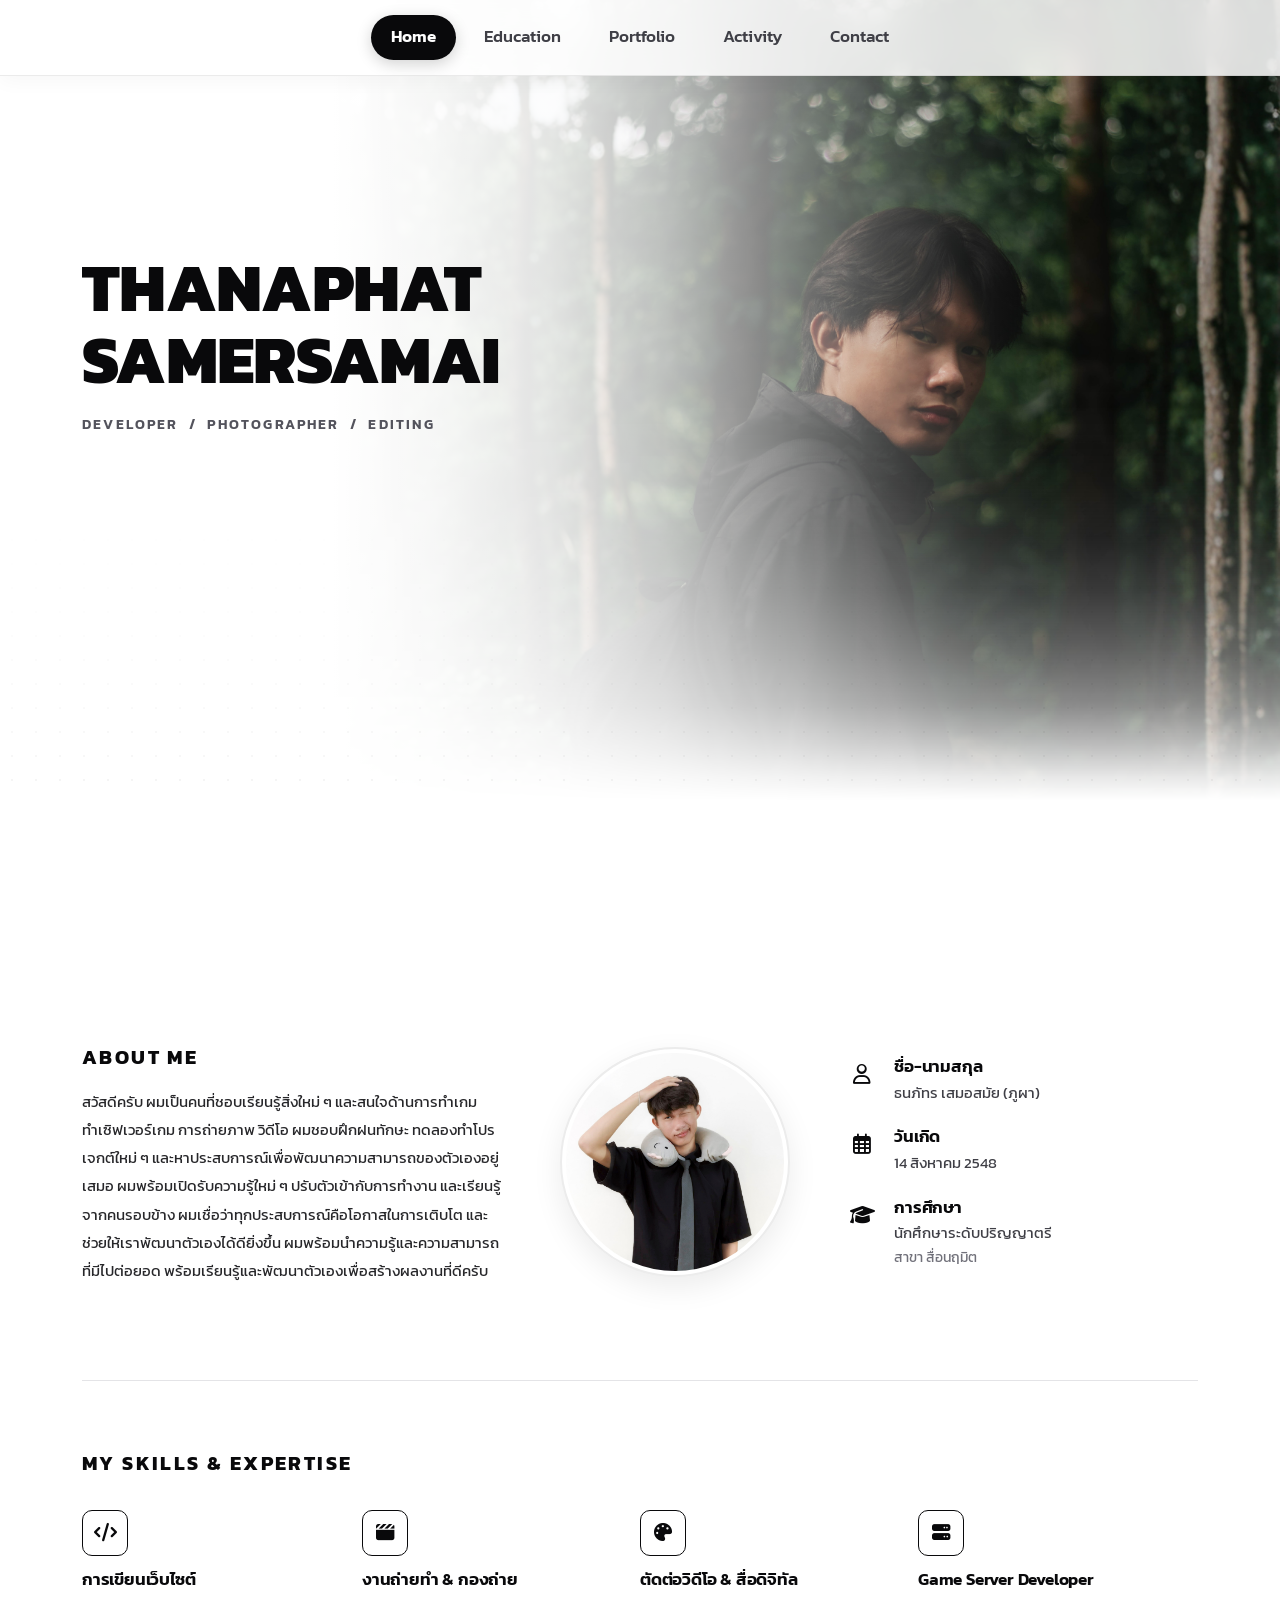
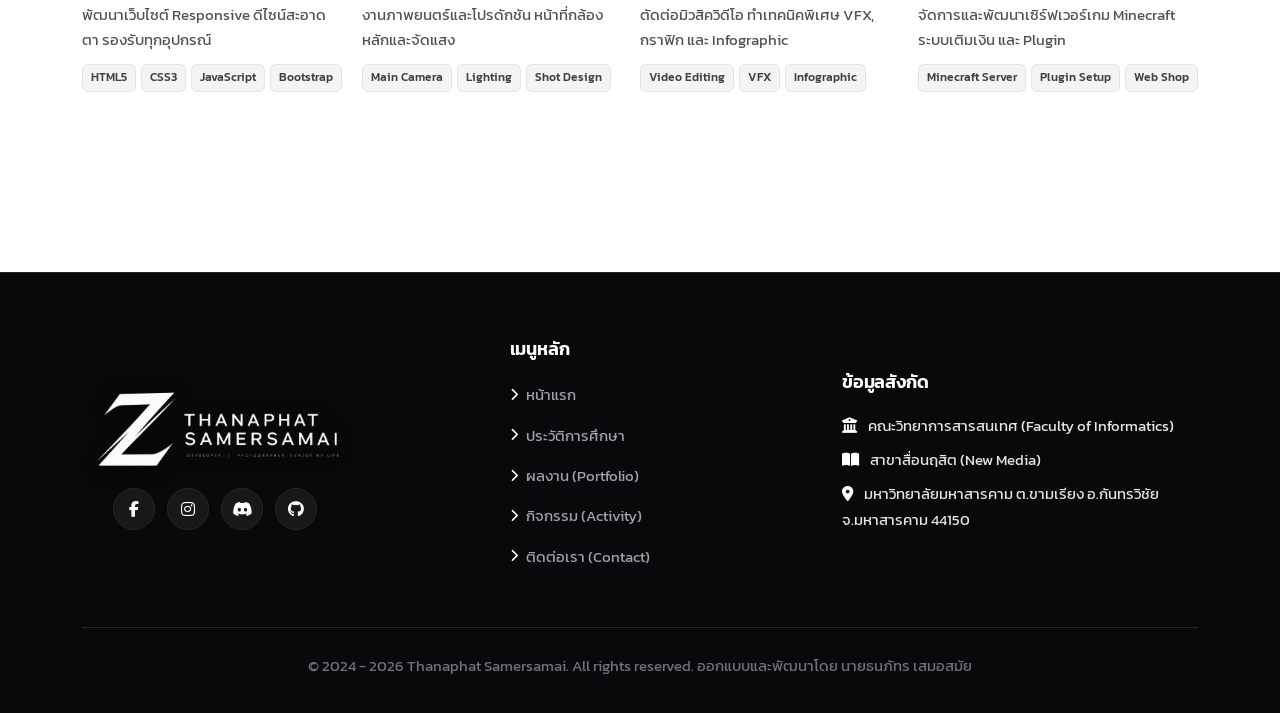
<file: index.html>
<!DOCTYPE html>
<html lang="th">

<head>
    <meta charset="UTF-8">
    <meta name="viewport" content="width=device-width, initial-scale=1.0">
    <link rel="icon" href="img/icon.png">
    <title>Home | Thanaphat</title>

    <!-- Bootstrap CSS -->
    <link href="https://cdn.jsdelivr.net/npm/bootstrap@5.3.3/dist/css/bootstrap.min.css" rel="stylesheet">

    <!-- ฟอนต์ Kanit -->
    <link rel="preconnect" href="https://fonts.googleapis.com">
    <link rel="preconnect" href="https://fonts.gstatic.com" crossorigin>
    <link href="https://fonts.googleapis.com/css2?family=Kanit:wght@300;400;500;600;700&display=swap" rel="stylesheet">

    <!-- ไอคอน Font Awesome -->
    <link rel="stylesheet" href="https://cdnjs.cloudflare.com/ajax/libs/font-awesome/6.5.1/css/all.min.css">

    <!-- ไฟล์สไตล์หลัก -->
    <link rel="stylesheet" href="style.css">
</head>

<body class="home-light-page">

    <!-- Navbar -->
    <nav class="navbar navbar-expand-lg navbar-custom">
        <div class="container justify-content-center">
            <button class="navbar-toggler" type="button" data-bs-toggle="collapse" data-bs-target="#navbarNav"
                aria-controls="navbarNav" aria-expanded="false" aria-label="สลับเมนู">
                <span class="navbar-toggler-icon"></span>
            </button>
            <div class="collapse navbar-collapse justify-content-center" id="navbarNav">
                <ul class="navbar-nav mx-auto">
                    <li class="nav-item">
                        <a class="nav-link active" href="index.html">Home</a>
                    </li>
                    <li class="nav-item">
                        <a class="nav-link" href="education.html">Education</a>
                    </li>
                    <li class="nav-item">
                        <a class="nav-link" href="portfolio.html">Portfolio</a>
                    </li>
                    <li class="nav-item">
                        <a class="nav-link" href="activity.html">Activity</a>
                    </li>
                    <li class="nav-item">
                        <a class="nav-link" href="contact.html">Contact</a>
                    </li>
                </ul>
            </div>
        </div>
    </nav>

    <!-- แบนเนอร์หน้าแรก (Hero Banner) -->
    <section class="hero-cinematic" style="background-image: url('img/hero_banner.png');">
        <div class="container">
            <div class="row">
                <div class="col-lg-7 col-md-9">
                    <h1 class="hero-cinematic-title">THANAPHAT<br>SAMERSAMAI</h1>
                    <p class="hero-cinematic-roles">DEVELOPER &nbsp;/&nbsp; PHOTOGRAPHER &nbsp;/&nbsp; Editing</p>
                </div>
            </div>
        </div>
    </section>

    <!-- ส่วนแนะนำตัวและทักษะ (About & Skills) -->
    <section class="section-home-dark">
        <div class="container">
            <!-- ข้อมูลแนะนำตัว (About Me) -->
            <div class="about-trio-container">
                <!-- ข้อความแนะนำตัว -->
                <div class="about-trio-left">
                    <span class="about-trio-tag">ABOUT ME</span>
                    <p class="about-trio-desc">
                        สวัสดีครับ ผมเป็นคนที่ชอบเรียนรู้สิ่งใหม่ ๆ และสนใจด้านการทำเกม <br>ทำเซิฟเวอร์เกม การถ่ายภาพ วิดีโอ
                        ผมชอบฝึกฝนทักษะ ทดลองทำโปรเจกต์ใหม่ ๆ และหาประสบการณ์เพื่อพัฒนาความสามารถของตัวเองอยู่เสมอ
                        ผมพร้อมเปิดรับความรู้ใหม่ ๆ ปรับตัวเข้ากับการทำงาน และเรียนรู้จากคนรอบข้าง
                        ผมเชื่อว่าทุกประสบการณ์คือโอกาสในการเติบโต และช่วยให้เราพัฒนาตัวเองได้ดียิ่งขึ้น
                        ผมพร้อมนำความรู้และความสามารถที่มีไปต่อยอด พร้อมเรียนรู้และพัฒนาตัวเองเพื่อสร้างผลงานที่ดีครับ

                    </p>
                </div>

                <!-- รูปโปรไฟล์ -->
                <div class="about-trio-center">
                    <div class="about-trio-avatar-frame">
                        <img src="img/logo.png" alt="ธนภัทร เสมอสมัย (ภูผา)" class="about-trio-avatar">
                    </div>
                </div>

                <!-- ข้อมูลส่วนตัว -->
                <div class="about-trio-right">
                    <div class="about-trio-item">
                        <div class="about-trio-icon">
                            <i class="fa-regular fa-user"></i>
                        </div>
                        <div class="about-trio-info">
                            <span class="about-trio-label">ชื่อ-นามสกุล</span>
                            <span class="about-trio-val">ธนภัทร เสมอสมัย (ภูผา)</span>
                        </div>
                    </div>

                    <div class="about-trio-item">
                        <div class="about-trio-icon">
                            <i class="fa-regular fa-calendar-days"></i>
                        </div>
                        <div class="about-trio-info">
                            <span class="about-trio-label">วันเกิด</span>
                            <span class="about-trio-val">14 สิงหาคม 2548</span>
                        </div>
                    </div>
                    <div class="about-trio-item">
                        <div class="about-trio-icon">
                            <i class="fa-solid fa-graduation-cap"></i>
                        </div>
                        <div class="about-trio-info">
                            <span class="about-trio-label">การศึกษา</span>
                            <span class="about-trio-val">
                                นักศึกษาระดับปริญญาตรี<br>
                                <span class="about-trio-sub">สาขา สื่อนฤมิต</span>
                            </span>
                        </div>
                    </div>
                </div>
            </div>

            <!-- เส้นคั่นเนื้อหา -->
            <hr class="dark-section-divider">

            <!-- ทักษะและความเชี่ยวชาญ (Skills) -->
            <div class="skills-dark-section">
                <h3 class="dark-skills-title">MY SKILLS &amp; EXPERTISE</h3>

                <div class="skills-dark-grid">
                    <!-- การเขียนเว็บไซต์ -->
                    <div class="skill-dark-item">
                        <div class="skill-dark-icon">
                            <i class="fa-solid fa-code"></i>
                        </div>
                        <h4 class="skill-dark-title">การเขียนเว็บไซต์</h4>
                        <p class="skill-dark-desc">พัฒนาเว็บไซต์ Responsive ดีไซน์สะอาดตา รองรับทุกอุปกรณ์</p>
                        <div class="skill-dark-tags">
                            <span class="skill-dark-pill">HTML5</span>
                            <span class="skill-dark-pill">CSS3</span>
                            <span class="skill-dark-pill">JavaScript</span>
                            <span class="skill-dark-pill">Bootstrap</span>
                        </div>
                    </div>

                    <!-- งานถ่ายทำและกองถ่าย -->
                    <div class="skill-dark-item">
                        <div class="skill-dark-icon">
                            <i class="fa-solid fa-clapperboard"></i>
                        </div>
                        <h4 class="skill-dark-title">งานถ่ายทำ &amp; กองถ่าย</h4>
                        <p class="skill-dark-desc">งานภาพยนตร์และโปรดักชัน หน้าที่กล้องหลักและจัดแสง</p>
                        <div class="skill-dark-tags">
                            <span class="skill-dark-pill">Main Camera</span>
                            <span class="skill-dark-pill">Lighting</span>
                            <span class="skill-dark-pill">Shot Design</span>
                        </div>
                    </div>

                    <!-- ตัดต่อวิดีโอและสื่อดิจิทัล -->
                    <div class="skill-dark-item">
                        <div class="skill-dark-icon">
                            <i class="fa-solid fa-palette"></i>
                        </div>
                        <h4 class="skill-dark-title">ตัดต่อวิดีโอ &amp; สื่อดิจิทัล</h4>
                        <p class="skill-dark-desc">ตัดต่อมิวสิควิดีโอ ทำเทคนิคพิเศษ VFX, กราฟิก และ Infographic</p>
                        <div class="skill-dark-tags">
                            <span class="skill-dark-pill">Video Editing</span>
                            <span class="skill-dark-pill">VFX</span>
                            <span class="skill-dark-pill">Infographic</span>
                        </div>
                    </div>

                    <!-- พัฒนาเซิร์ฟเวอร์เกม -->
                    <div class="skill-dark-item">
                        <div class="skill-dark-icon">
                            <i class="fa-solid fa-server"></i>
                        </div>
                        <h4 class="skill-dark-title">Game Server Developer</h4>
                        <p class="skill-dark-desc">จัดการและพัฒนาเซิร์ฟเวอร์เกม Minecraft ระบบเติมเงิน และ Plugin</p>
                        <div class="skill-dark-tags">
                            <span class="skill-dark-pill">Minecraft Server</span>
                            <span class="skill-dark-pill">Plugin Setup</span>
                            <span class="skill-dark-pill">Web Shop</span>
                        </div>
                    </div>
                </div>
            </div>

        </div>
    </section>

    <!-- ส่วนท้ายเว็บ (Footer) -->
    <footer class="site-footer">
        <div class="container">
            <div class="row g-4 justify-content-between align-items-center">
                <div class="col-lg-4 col-md-6 footer-col-brand">
                    <a class="footer-brand-logo" href="index.html">
                        <img src="img/Logo_Zero.png" alt="THANAPHAT SAMERSAMAI" class="footer-logo-img">
                    </a>
                    <div class="footer-social-links">
                        <a href="https://www.facebook.com/thanaphat.samersamai.9/" target="_blank" class="footer-social-btn" title="Facebook">
                            <i class="fab fa-facebook-f"></i>
                        </a>
                        <a href="https://www.instagram.com/p.phoopha1/" target="_blank" class="footer-social-btn" title="Instagram">
                            <i class="fab fa-instagram"></i>
                        </a>
                        <a href="https://discord.gg/kwjbzGmyE" target="_blank" class="footer-social-btn" title="Discord">
                            <i class="fa-brands fa-discord"></i>
                        </a>
                        <a href="https://github.com/Zero-cloud1" target="_blank" class="footer-social-btn" title="GitHub">
                            <i class="fa-brands fa-github"></i>
                        </a>
                    </div>
                </div>

                <div class="col-lg-3 col-md-6">
                    <h3 class="footer-heading">เมนูหลัก</h3>
                    <ul class="footer-links">
                        <li><a href="index.html"><i class="fa-solid fa-chevron-right"></i> หน้าแรก</a></li>
                        <li><a href="education.html"><i class="fa-solid fa-chevron-right"></i> ประวัติการศึกษา</a></li>
                        <li><a href="portfolio.html"><i class="fa-solid fa-chevron-right"></i> ผลงาน (Portfolio)</a></li>
                        <li><a href="activity.html"><i class="fa-solid fa-chevron-right"></i> กิจกรรม (Activity)</a></li>
                        <li><a href="contact.html"><i class="fa-solid fa-chevron-right"></i> ติดต่อเรา (Contact)</a></li>
                    </ul>
                </div>

                <div class="col-lg-4 col-md-6">
                    <h3 class="footer-heading">ข้อมูลสังกัด</h3>
                    <p class="footer-info-text mb-2">
                        <i class="fa-solid fa-building-columns me-2"></i> คณะวิทยาการสารสนเทศ (Faculty of Informatics)
                    </p>
                    <p class="footer-info-text mb-2">
                        <i class="fa-solid fa-book-open me-2"></i> สาขาสื่อนฤสิต (New Media)
                    </p>
                    <p class="footer-info-text mb-3">
                        <i class="fa-solid fa-location-dot me-2"></i> มหาวิทยาลัยมหาสารคาม ต.ขามเรียง อ.กันทรวิชัย จ.มหาสารคาม 44150
                    </p>
                </div>
            </div>

            <div class="footer-bottom">
                <p class="mb-0">&copy; 2024 - 2026 Thanaphat Samersamai. All rights reserved. ออกแบบและพัฒนาโดย นายธนภัทร เสมอสมัย</p>
            </div>
        </div>
    </footer>

    <!-- สคริปต์ Bootstrap -->
    <script src="https://cdn.jsdelivr.net/npm/bootstrap@5.3.3/dist/js/bootstrap.bundle.min.js"></script>
</body>

</html>
</file>
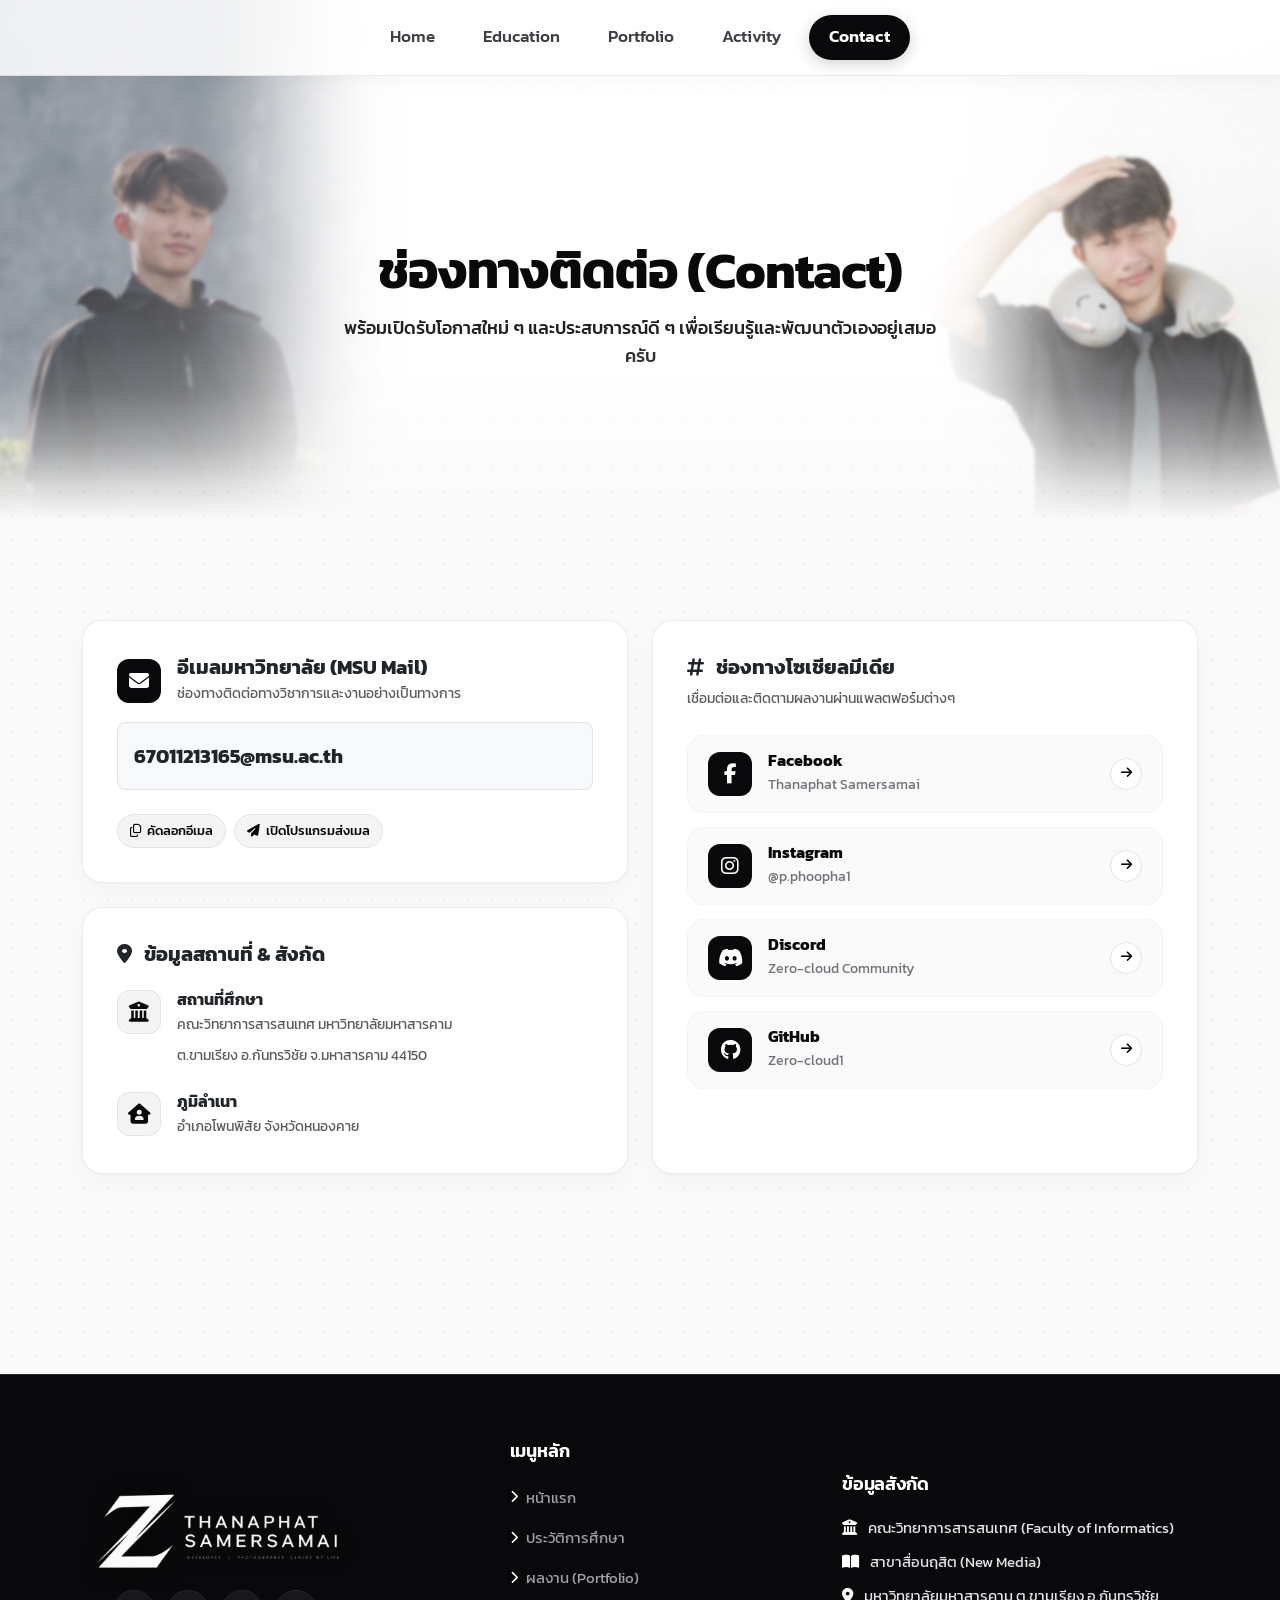
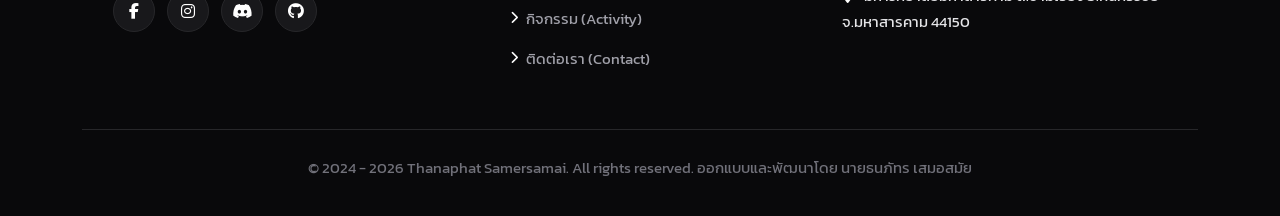
<file: contact.html>
<!DOCTYPE html>
<html lang="th">

<head>
    <meta charset="UTF-8">
    <meta name="viewport" content="width=device-width, initial-scale=1.0">
    <link rel="icon" href="img/icon.png">
    <title>Contact | Thanaphat</title>

    <!-- Bootstrap CSS -->
    <link href="https://cdn.jsdelivr.net/npm/bootstrap@5.3.3/dist/css/bootstrap.min.css" rel="stylesheet">

    <!-- ฟอนต์ Kanit -->
    <link rel="preconnect" href="https://fonts.googleapis.com">
    <link rel="preconnect" href="https://fonts.gstatic.com" crossorigin>
    <link href="https://fonts.googleapis.com/css2?family=Kanit:wght@300;400;500;600;700&display=swap" rel="stylesheet">

    <!-- ไอคอน Font Awesome -->
    <link rel="stylesheet" href="https://cdnjs.cloudflare.com/ajax/libs/font-awesome/6.5.1/css/all.min.css">

    <!-- ไฟล์สไตล์หลัก -->
    <link rel="stylesheet" href="style.css">
</head>

<body>

    <!-- Navbar -->
    <nav class="navbar navbar-expand-lg navbar-custom">
        <div class="container justify-content-center">
            <button class="navbar-toggler" type="button" data-bs-toggle="collapse" data-bs-target="#navbarNav"
                aria-controls="navbarNav" aria-expanded="false" aria-label="สลับเมนู">
                <span class="navbar-toggler-icon"></span>
            </button>
            <div class="collapse navbar-collapse justify-content-center" id="navbarNav">
                <ul class="navbar-nav mx-auto">
                    <li class="nav-item">
                        <a class="nav-link" href="index.html">Home</a>
                    </li>
                    <li class="nav-item">
                        <a class="nav-link" href="education.html">Education</a>
                    </li>
                    <li class="nav-item">
                        <a class="nav-link" href="portfolio.html">Portfolio</a>
                    </li>
                    <li class="nav-item">
                        <a class="nav-link" href="activity.html">Activity</a>
                    </li>
                    <li class="nav-item">
                        <a class="nav-link active" href="contact.html">Contact</a>
                    </li>
                </ul>
            </div>
        </div>
    </nav>

    <!-- แบนเนอร์หัวเว็บ -->
    <header class="page-header" style="background-image: url('img/contact_banner.png');">
        <div class="container">
            <h1>ช่องทางติดต่อ (Contact)</h1>
            <p>พร้อมเปิดรับโอกาสใหม่ ๆ และประสบการณ์ดี ๆ เพื่อเรียนรู้และพัฒนาตัวเองอยู่เสมอครับ</p>
        </div>
    </header>

    <!-- ช่องทางการติดต่อ -->
    <section class="section-padding pt-0">
        <div class="container">
            <div class="row g-4 justify-content-center">

                <!-- ข้อมูลติดต่อและที่อยู่ -->
                <div class="col-lg-6">
                    <div class="d-flex flex-column gap-4 h-100">
                        <!-- อีเมลมหาวิทยาลัย -->
                        <div class="contact-bento-card">
                            <div class="d-flex align-items-center gap-3 mb-3">
                                <div class="contact-channel-icon">
                                    <i class="fa-solid fa-envelope"></i>
                                </div>
                                <div>
                                    <h3 class="h5 fw-bold text-dark mb-0">อีเมลมหาวิทยาลัย (MSU Mail)</h3>
                                    <small class="text-muted">ช่องทางติดต่อทางวิชาการและงานอย่างเป็นทางการ</small>
                                </div>
                            </div>
                            <div class="p-3 bg-light rounded-3 border mb-3">
                                <div class="fs-5 fw-bold text-dark text-break" id="emailText">67011213165@msu.ac.th</div>
                            </div>
                            <div class="d-flex flex-wrap gap-2">
                                <button type="button" class="btn-copy-email" onclick="copyEmail()">
                                    <i class="fa-regular fa-copy" id="copyIcon"></i>
                                    <span id="copyBtnText">คัดลอกอีเมล</span>
                                </button>
                                <a href="mailto:67011213165@msu.ac.th" class="btn-copy-email" style="text-decoration: none;">
                                    <i class="fa-solid fa-paper-plane"></i>
                                    <span>เปิดโปรแกรมส่งเมล</span>
                                </a>
                            </div>
                        </div>

                        <!-- คณะและที่ตั้ง -->
                        <div class="contact-bento-card flex-grow-1">
                            <h3 class="h5 fw-bold text-dark mb-4">
                                <i class="fa-solid fa-location-dot me-2"></i> ข้อมูลสถานที่ & สังกัด
                            </h3>
                            
                            <div class="d-flex gap-3 mb-4">
                                <div class="contact-channel-icon" style="background: #f4f4f5; color: #09090b; border: 1px solid #e4e4e7;">
                                    <i class="fa-solid fa-building-columns"></i>
                                </div>
                                <div>
                                    <h4 class="h6 fw-bold text-dark mb-1">สถานที่ศึกษา</h4>
                                    <p class="text-muted small mb-1">คณะวิทยาการสารสนเทศ มหาวิทยาลัยมหาสารคาม</p>
                                    <small class="text-muted">ต.ขามเรียง อ.กันทรวิชัย จ.มหาสารคาม 44150</small>
                                </div>
                            </div>

                            <div class="d-flex gap-3">
                                <div class="contact-channel-icon" style="background: #f4f4f5; color: #09090b; border: 1px solid #e4e4e7;">
                                    <i class="fa-solid fa-house-user"></i>
                                </div>
                                <div>
                                    <h4 class="h6 fw-bold text-dark mb-1">ภูมิลำเนา</h4>
                                    <p class="text-muted small mb-0">อำเภอโพนพิสัย จังหวัดหนองคาย</p>
                                </div>
                            </div>
                        </div>
                    </div>
                </div>

                <!-- ช่องทางโซเชียลมีเดีย -->
                <div class="col-lg-6">
                    <div class="contact-bento-card h-100">
                        <h3 class="h5 fw-bold text-dark mb-2">
                            <i class="fa-solid fa-hashtag me-2"></i> ช่องทางโซเชียลมีเดีย
                        </h3>
                        <p class="text-muted small mb-4">เชื่อมต่อและติดตามผลงานผ่านแพลตฟอร์มต่างๆ</p>

                        <!-- Facebook -->
                        <a href="https://www.facebook.com/thanaphat.samersamai.9/" target="_blank" rel="noopener noreferrer" class="contact-channel-item">
                            <div class="contact-channel-left">
                                <div class="contact-channel-icon">
                                    <i class="fa-brands fa-facebook-f"></i>
                                </div>
                                <div class="contact-channel-info">
                                    <h4>Facebook</h4>
                                    <p>Thanaphat Samersamai</p>
                                </div>
                            </div>
                            <div class="contact-channel-arrow">
                                <i class="fa-solid fa-arrow-right"></i>
                            </div>
                        </a>

                        <!-- Instagram -->
                        <a href="https://www.instagram.com/p.phoopha1/" target="_blank" rel="noopener noreferrer" class="contact-channel-item">
                            <div class="contact-channel-left">
                                <div class="contact-channel-icon">
                                    <i class="fa-brands fa-instagram"></i>
                                </div>
                                <div class="contact-channel-info">
                                    <h4>Instagram</h4>
                                    <p>@p.phoopha1</p>
                                </div>
                            </div>
                            <div class="contact-channel-arrow">
                                <i class="fa-solid fa-arrow-right"></i>
                            </div>
                        </a>

                        <!-- Discord -->
                        <a href="https://discord.gg/kwjbzGmyE" target="_blank" rel="noopener noreferrer" class="contact-channel-item">
                            <div class="contact-channel-left">
                                <div class="contact-channel-icon">
                                    <i class="fa-brands fa-discord"></i>
                                </div>
                                <div class="contact-channel-info">
                                    <h4>Discord</h4>
                                    <p>Zero-cloud Community</p>
                                </div>
                            </div>
                            <div class="contact-channel-arrow">
                                <i class="fa-solid fa-arrow-right"></i>
                            </div>
                        </a>

                        <!-- GitHub -->
                        <a href="https://github.com/Zero-cloud1" target="_blank" rel="noopener noreferrer" class="contact-channel-item mb-0">
                            <div class="contact-channel-left">
                                <div class="contact-channel-icon">
                                    <i class="fa-brands fa-github"></i>
                                </div>
                                <div class="contact-channel-info">
                                    <h4>GitHub</h4>
                                    <p>Zero-cloud1</p>
                                </div>
                            </div>
                            <div class="contact-channel-arrow">
                                <i class="fa-solid fa-arrow-right"></i>
                            </div>
                        </a>
                    </div>
                </div>

            </div>
        </div>
    </section>

    <!-- ส่วนท้ายเว็บ (Footer) -->
    <footer class="site-footer">
        <div class="container">
            <div class="row g-4 justify-content-between align-items-center">
                <div class="col-lg-4 col-md-6 footer-col-brand">
                    <a class="footer-brand-logo" href="index.html">
                        <img src="img/Logo_Zero.png" alt="THANAPHAT SAMERSAMAI" class="footer-logo-img">
                    </a>
                    <div class="footer-social-links">
                        <a href="https://www.facebook.com/thanaphat.samersamai.9/" target="_blank" class="footer-social-btn" title="Facebook">
                            <i class="fab fa-facebook-f"></i>
                        </a>
                        <a href="https://www.instagram.com/p.phoopha1/" target="_blank" class="footer-social-btn" title="Instagram">
                            <i class="fab fa-instagram"></i>
                        </a>
                        <a href="https://discord.gg/kwjbzGmyE" target="_blank" class="footer-social-btn" title="Discord">
                            <i class="fa-brands fa-discord"></i>
                        </a>
                        <a href="https://github.com/Zero-cloud1" target="_blank" class="footer-social-btn" title="GitHub">
                            <i class="fa-brands fa-github"></i>
                        </a>
                    </div>
                </div>

                <div class="col-lg-3 col-md-6">
                    <h3 class="footer-heading">เมนูหลัก</h3>
                    <ul class="footer-links">
                        <li><a href="index.html"><i class="fa-solid fa-chevron-right"></i> หน้าแรก</a></li>
                        <li><a href="education.html"><i class="fa-solid fa-chevron-right"></i> ประวัติการศึกษา</a></li>
                        <li><a href="portfolio.html"><i class="fa-solid fa-chevron-right"></i> ผลงาน (Portfolio)</a></li>
                        <li><a href="activity.html"><i class="fa-solid fa-chevron-right"></i> กิจกรรม (Activity)</a></li>
                        <li><a href="contact.html"><i class="fa-solid fa-chevron-right"></i> ติดต่อเรา (Contact)</a></li>
                    </ul>
                </div>

                <div class="col-lg-4 col-md-6">
                    <h3 class="footer-heading">ข้อมูลสังกัด</h3>
                    <p class="footer-info-text mb-2">
                        <i class="fa-solid fa-building-columns me-2"></i> คณะวิทยาการสารสนเทศ (Faculty of Informatics)
                    </p>
                    <p class="footer-info-text mb-2">
                        <i class="fa-solid fa-book-open me-2"></i> สาขาสื่อนฤสิต (New Media)
                    </p>
                    <p class="footer-info-text mb-3">
                        <i class="fa-solid fa-location-dot me-2"></i> มหาวิทยาลัยมหาสารคาม ต.ขามเรียง อ.กันทรวิชัย จ.มหาสารคาม 44150
                    </p>
                </div>
            </div>

            <div class="footer-bottom">
                <p class="mb-0">&copy; 2024 - 2026 Thanaphat Samersamai. All rights reserved. ออกแบบและพัฒนาโดย นายธนภัทร เสมอสมัย</p>
            </div>
        </div>
    </footer>

    <!-- สคริปต์ Bootstrap -->
    <script src="https://cdn.jsdelivr.net/npm/bootstrap@5.3.3/dist/js/bootstrap.bundle.min.js"></script>

    <!-- สคริปต์คัดลอกอีเมล -->
    <script>
        function copyEmail() {
            const email = "67011213165@msu.ac.th";
            navigator.clipboard.writeText(email).then(() => {
                const btnText = document.getElementById('copyBtnText');
                const icon = document.getElementById('copyIcon');
                
                btnText.innerText = "คัดลอกสำเร็จแล้ว!";
                icon.className = "fa-solid fa-check text-success";
                
                setTimeout(() => {
                    btnText.innerText = "คัดลอกอีเมล";
                    icon.className = "fa-regular fa-copy";
                }, 2500);
            }).catch(err => {
                alert("อีเมล: " + email);
            });
        }
    </script>
</body>

</html>
</file>
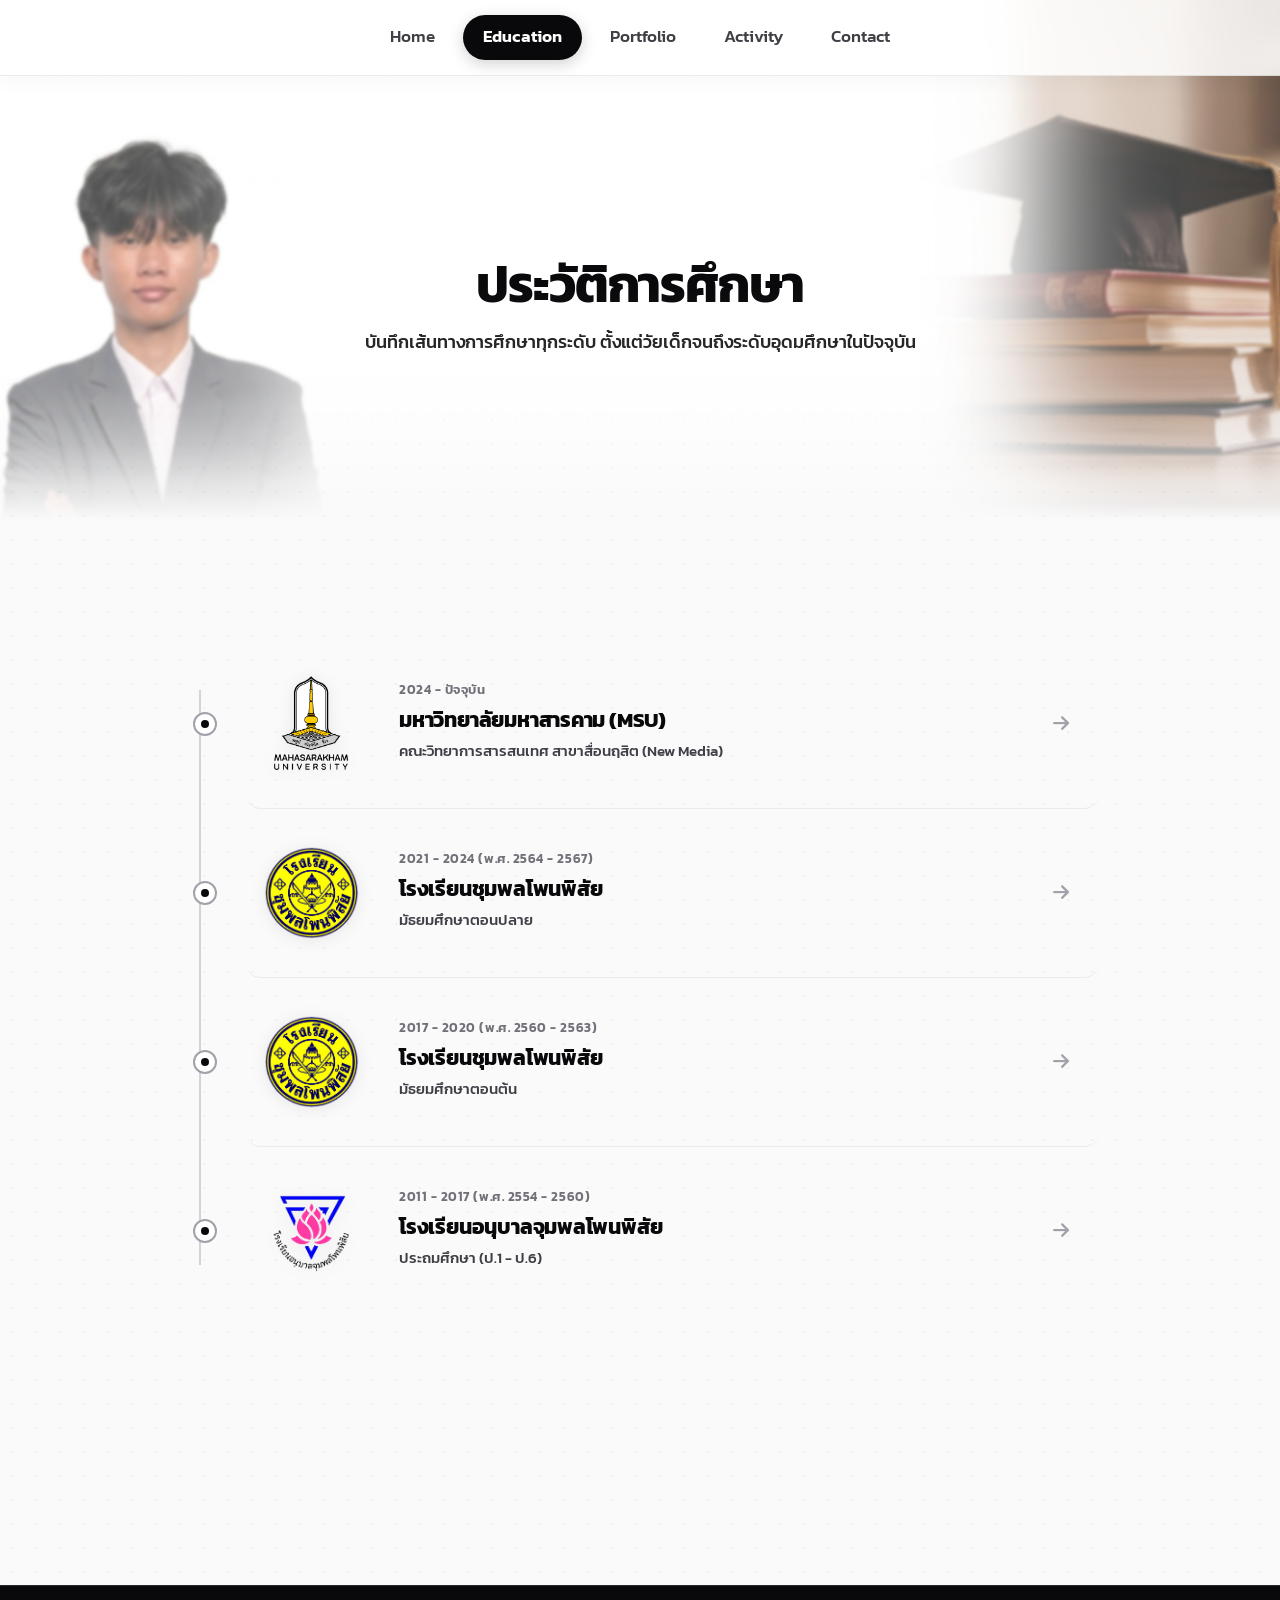
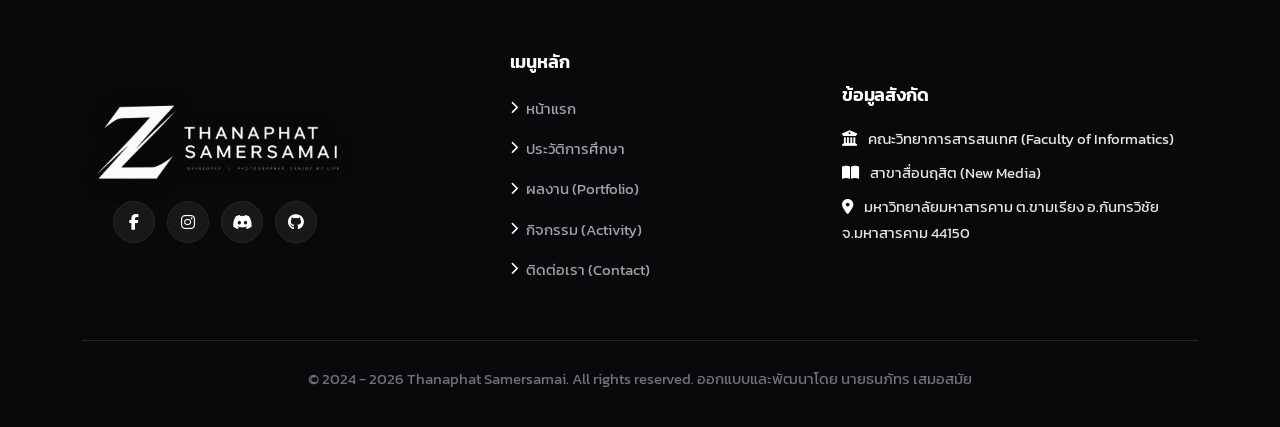
<file: education.html>
<!DOCTYPE html>
<html lang="th">

<head>
    <meta charset="UTF-8">
    <meta name="viewport" content="width=device-width, initial-scale=1.0">
    <link rel="icon" href="img/icon.png">
    <title>Education | Thanaphat</title>

    <!-- Bootstrap CSS -->
    <link href="https://cdn.jsdelivr.net/npm/bootstrap@5.3.3/dist/css/bootstrap.min.css" rel="stylesheet">

    <!-- ฟอนต์ Kanit -->
    <link rel="preconnect" href="https://fonts.googleapis.com">
    <link rel="preconnect" href="https://fonts.gstatic.com" crossorigin>
    <link href="https://fonts.googleapis.com/css2?family=Kanit:wght@300;400;500;600;700&display=swap" rel="stylesheet">

    <!-- ไอคอน Font Awesome -->
    <link rel="stylesheet" href="https://cdnjs.cloudflare.com/ajax/libs/font-awesome/6.5.1/css/all.min.css">

    <!-- ไฟล์สไตล์หลัก -->
    <link rel="stylesheet" href="style.css">
</head>

<body>

    <!-- Navbar -->
    <nav class="navbar navbar-expand-lg navbar-custom">
        <div class="container justify-content-center">
            <button class="navbar-toggler" type="button" data-bs-toggle="collapse" data-bs-target="#navbarNav"
                aria-controls="navbarNav" aria-expanded="false" aria-label="สลับเมนู">
                <span class="navbar-toggler-icon"></span>
            </button>
            <div class="collapse navbar-collapse justify-content-center" id="navbarNav">
                <ul class="navbar-nav mx-auto">
                    <li class="nav-item">
                        <a class="nav-link" href="index.html">Home</a>
                    </li>
                    <li class="nav-item">
                        <a class="nav-link active" href="education.html">Education</a>
                    </li>
                    <li class="nav-item">
                        <a class="nav-link" href="portfolio.html">Portfolio</a>
                    </li>
                    <li class="nav-item">
                        <a class="nav-link" href="activity.html">Activity</a>
                    </li>
                    <li class="nav-item">
                        <a class="nav-link" href="contact.html">Contact</a>
                    </li>
                </ul>
            </div>
        </div>
    </nav>

    <!-- แบนเนอร์หัวเว็บ -->
    <header class="page-header" style="background-image: url('img/edu_banner.png');">
        <div class="container">
            <h1>ประวัติการศึกษา</h1>
            <p>บันทึกเส้นทางการศึกษาทุกระดับ ตั้งแต่วัยเด็กจนถึงระดับอุดมศึกษาในปัจจุบัน</p>
        </div>
    </header>

    <!-- ส่วนประวัติการศึกษา -->
    <section class="section-padding pt-0">
        <div class="container">

            <!-- เส้นไทม์ไลน์การศึกษา -->
            <div class="edu-dark-container">
                <div class="edu-timeline-dark">

                    <!-- ระดับอุดมศึกษา -->
                    <div class="edu-dark-row">
                        <div class="edu-dark-dot"></div>
                        <div class="edu-dark-logo">
                            <img src="img/logo_S3.png" alt="มหาวิทยาลัยมหาสารคาม">
                        </div>
                        <div class="edu-dark-content">
                            <div class="edu-dark-year">2024 - ปัจจุบัน</div>
                            <h3 class="edu-dark-title">มหาวิทยาลัยมหาสารคาม (MSU)</h3>
                            <div class="edu-dark-level">คณะวิทยาการสารสนเทศ สาขาสื่อนฤสิต (New Media)</div>
                        </div>
                        <div class="edu-dark-arrow">
                            <i class="fa-solid fa-arrow-right"></i>
                        </div>
                    </div>

                    <!-- มัธยมศึกษาตอนปลาย -->
                    <div class="edu-dark-row">
                        <div class="edu-dark-dot"></div>
                        <div class="edu-dark-logo">
                            <img src="img/logo_S2.png" alt="โรงเรียนชุมพลโพนพิสัย">
                        </div>
                        <div class="edu-dark-content">
                            <div class="edu-dark-year">2021 - 2024 (พ.ศ. 2564 - 2567)</div>
                            <h3 class="edu-dark-title">โรงเรียนชุมพลโพนพิสัย</h3>
                            <div class="edu-dark-level">มัธยมศึกษาตอนปลาย</div>
                        </div>
                        <div class="edu-dark-arrow">
                            <i class="fa-solid fa-arrow-right"></i>
                        </div>
                    </div>

                    <!-- มัธยมศึกษาตอนต้น -->
                    <div class="edu-dark-row">
                        <div class="edu-dark-dot"></div>
                        <div class="edu-dark-logo">
                            <img src="img/logo_S2.png" alt="โรงเรียนชุมพลโพนพิสัย">
                        </div>
                        <div class="edu-dark-content">
                            <div class="edu-dark-year">2017 - 2020 (พ.ศ. 2560 - 2563)</div>
                            <h3 class="edu-dark-title">โรงเรียนชุมพลโพนพิสัย</h3>
                            <div class="edu-dark-level">มัธยมศึกษาตอนต้น</div>
                        </div>
                        <div class="edu-dark-arrow">
                            <i class="fa-solid fa-arrow-right"></i>
                        </div>
                    </div>

                    <!-- ระดับประถมศึกษา -->
                    <div class="edu-dark-row">
                        <div class="edu-dark-dot"></div>
                        <div class="edu-dark-logo">
                            <img src="img/logo_S1.png" alt="โรงเรียนอนุบาลจุมพลโพนพิสัย">
                        </div>
                        <div class="edu-dark-content">
                            <div class="edu-dark-year">2011 - 2017 (พ.ศ. 2554 - 2560)</div>
                            <h3 class="edu-dark-title">โรงเรียนอนุบาลจุมพลโพนพิสัย</h3>
                            <div class="edu-dark-level">ประถมศึกษา (ป.1 - ป.6)</div>
                        </div>
                        <div class="edu-dark-arrow">
                            <i class="fa-solid fa-arrow-right"></i>
                        </div>
                    </div>

                </div>
            </div>

        </div>
    </section>

    <!-- ส่วนท้ายเว็บ (Footer) -->
    <footer class="site-footer">
        <div class="container">
            <div class="row g-4 justify-content-between align-items-center">
                <div class="col-lg-4 col-md-6 footer-col-brand">
                    <a class="footer-brand-logo" href="index.html">
                        <img src="img/Logo_Zero.png" alt="THANAPHAT SAMERSAMAI" class="footer-logo-img">
                    </a>
                    <div class="footer-social-links">
                        <a href="https://www.facebook.com/thanaphat.samersamai.9/" target="_blank" class="footer-social-btn" title="Facebook">
                            <i class="fab fa-facebook-f"></i>
                        </a>
                        <a href="https://www.instagram.com/p.phoopha1/" target="_blank" class="footer-social-btn" title="Instagram">
                            <i class="fab fa-instagram"></i>
                        </a>
                        <a href="https://discord.gg/kwjbzGmyE" target="_blank" class="footer-social-btn" title="Discord">
                            <i class="fa-brands fa-discord"></i>
                        </a>
                        <a href="https://github.com/Zero-cloud1" target="_blank" class="footer-social-btn" title="GitHub">
                            <i class="fa-brands fa-github"></i>
                        </a>
                    </div>
                </div>

                <div class="col-lg-3 col-md-6">
                    <h3 class="footer-heading">เมนูหลัก</h3>
                    <ul class="footer-links">
                        <li><a href="index.html"><i class="fa-solid fa-chevron-right"></i> หน้าแรก</a></li>
                        <li><a href="education.html"><i class="fa-solid fa-chevron-right"></i> ประวัติการศึกษา</a></li>
                        <li><a href="portfolio.html"><i class="fa-solid fa-chevron-right"></i> ผลงาน (Portfolio)</a></li>
                        <li><a href="activity.html"><i class="fa-solid fa-chevron-right"></i> กิจกรรม (Activity)</a></li>
                        <li><a href="contact.html"><i class="fa-solid fa-chevron-right"></i> ติดต่อเรา (Contact)</a></li>
                    </ul>
                </div>

                <div class="col-lg-4 col-md-6">
                    <h3 class="footer-heading">ข้อมูลสังกัด</h3>
                    <p class="footer-info-text mb-2">
                        <i class="fa-solid fa-building-columns me-2"></i> คณะวิทยาการสารสนเทศ (Faculty of Informatics)
                    </p>
                    <p class="footer-info-text mb-2">
                        <i class="fa-solid fa-book-open me-2"></i> สาขาสื่อนฤสิต (New Media)
                    </p>
                    <p class="footer-info-text mb-3">
                        <i class="fa-solid fa-location-dot me-2"></i> มหาวิทยาลัยมหาสารคาม ต.ขามเรียง อ.กันทรวิชัย จ.มหาสารคาม 44150
                    </p>
                </div>
            </div>

            <div class="footer-bottom">
                <p class="mb-0">&copy; 2024 - 2026 Thanaphat Samersamai. All rights reserved. ออกแบบและพัฒนาโดย นายธนภัทร เสมอสมัย</p>
            </div>
        </div>
    </footer>

    <!-- สคริปต์ Bootstrap -->
    <script src="https://cdn.jsdelivr.net/npm/bootstrap@5.3.3/dist/js/bootstrap.bundle.min.js"></script>
</body>

</html>
</file>
<file: style.css>
/* สไตล์หลักของเว็บไซต์ Portfolio */

:root {
    --primary: #18181b;
    --primary-dark: #09090b;
    --primary-light: #f4f4f5;
    --secondary: #52525b;
    --accent: #27272a;
    --dark: #09090b;
    --text-main: #18181b;
    --text-muted: #71717a;
    --bg-page: #fafafa;
    --bg-card: #ffffff;
    --border-color: #e4e4e7;
    --shadow-sm: 0 1px 3px rgba(0, 0, 0, 0.05);
    --shadow-md: 0 4px 12px rgba(0, 0, 0, 0.08);
    --shadow-lg: 0 10px 25px rgba(0, 0, 0, 0.12);
    --shadow-hover: 0 14px 30px rgba(0, 0, 0, 0.16);
    --radius-sm: 8px;
    --radius-md: 14px;
    --radius-lg: 20px;
    --transition: all 0.3s cubic-bezier(0.4, 0, 0.2, 1);
}

* {
    box-sizing: border-box;
    margin: 0;
    padding: 0;
}

html {
    scroll-behavior: smooth;
}

::selection {
    background: #18181b;
    color: #ffffff;
}

::-webkit-scrollbar {
    width: 9px;
}

::-webkit-scrollbar-track {
    background: #fafafa;
}

::-webkit-scrollbar-thumb {
    background: #d4d4d8;
    border-radius: 6px;
}

::-webkit-scrollbar-thumb:hover {
    background: #a1a1aa;
}

.text-primary {
    color: #18181b !important;
}

.bg-primary-subtle {
    background-color: #f4f4f5 !important;
    border: 1px solid #e4e4e7 !important;
    color: #18181b !important;
}

html {
    overflow-x: hidden;
    max-width: 100%;
}

body {
    font-family: 'Kanit', sans-serif !important;
    background-color: var(--bg-page);
    background-image: radial-gradient(rgba(0, 0, 0, 0.045) 1px, transparent 1px);
    background-size: 24px 24px;
    color: var(--text-main);
    line-height: 1.7;
    overflow-x: hidden;
    max-width: 100%;
    padding-top: 80px; /* เว้นระยะสำหรับ Navbar */
    min-height: 100vh;
    display: flex;
    flex-direction: column;
}

/* เมนูนำทาง (Navbar) */
.navbar-custom {
    position: fixed;
    top: 0;
    left: 0;
    width: 100%;
    height: 76px;
    background: rgba(255, 255, 255, 0.85);
    backdrop-filter: blur(16px);
    -webkit-backdrop-filter: blur(16px);
    border-bottom: 1px solid rgba(0, 0, 0, 0.08);
    z-index: 1050;
    box-shadow: 0 4px 20px rgba(0, 0, 0, 0.04);
    transition: var(--transition);
}

@media (min-width: 992px) {
    .navbar-custom .container {
        display: flex;
        justify-content: center;
        align-items: center;
    }

    .navbar-custom .navbar-collapse {
        display: flex !important;
        justify-content: center;
    }
}

.navbar-nav {
    display: flex;
    align-items: center;
    justify-content: center;
    gap: 8px;
    margin: 0 auto;
}

.navbar-nav .nav-link {
    color: #3f3f46 !important;
    font-weight: 500;
    font-size: 1.05rem;
    padding: 8px 20px !important;
    border-radius: 30px;
    transition: var(--transition);
    position: relative;
}

.navbar-nav .nav-link:hover {
    color: #09090b !important;
    background-color: rgba(0, 0, 0, 0.05);
}

.navbar-nav .nav-link.active {
    color: #ffffff !important;
    background: #09090b;
    box-shadow: 0 4px 15px rgba(0, 0, 0, 0.18);
    font-weight: 600;
}

/* แบนเนอร์หน้าแรก (Hero Banner) */
.hero-cinematic {
    position: relative;
    min-height: 800px;
    display: flex;
    align-items: center;
    background-color: #ffffff;
    background-image: url('img/hero_banner.png');
    background-size: cover;
    background-position: center right;
    background-repeat: no-repeat;
    color: #09090b;
    overflow: hidden;
    margin-top: -80px; /* ดันขึ้นไปใต้ Navbar */
    padding-top: 100px;
    padding-bottom: 190px;
    margin-bottom: 0;
    border-bottom: none;
    /* ไล่ระดับความโปร่งใสช่วงล่าง */
    mask-image: linear-gradient(
        to bottom, 
        #000000 0%, 
        #000000 48%, 
        rgba(0, 0, 0, 0.99) 54%, 
        rgba(0, 0, 0, 0.96) 60%, 
        rgba(0, 0, 0, 0.90) 67%, 
        rgba(0, 0, 0, 0.80) 74%, 
        rgba(0, 0, 0, 0.65) 81%, 
        rgba(0, 0, 0, 0.48) 88%, 
        rgba(0, 0, 0, 0.28) 93%, 
        rgba(0, 0, 0, 0.10) 97%, 
        transparent 100%
    );
    -webkit-mask-image: linear-gradient(
        to bottom, 
        #000000 0%, 
        #000000 48%, 
        rgba(0, 0, 0, 0.99) 54%, 
        rgba(0, 0, 0, 0.96) 60%, 
        rgba(0, 0, 0, 0.90) 67%, 
        rgba(0, 0, 0, 0.80) 74%, 
        rgba(0, 0, 0, 0.65) 81%, 
        rgba(0, 0, 0, 0.48) 88%, 
        rgba(0, 0, 0, 0.28) 93%, 
        rgba(0, 0, 0, 0.10) 97%, 
        transparent 100%
    );
}

.hero-cinematic::before {
    content: '';
    position: absolute;
    inset: 0;
    /* ไล่เฉดสีขาวด้านซ้ายให้อ่านตัวหนังสือชัด */
    background: linear-gradient(
        90deg, 
        #ffffff 0%, 
        #ffffff 26%, 
        rgba(255, 255, 255, 0.96) 34%, 
        rgba(255, 255, 255, 0.88) 43%, 
        rgba(255, 255, 255, 0.72) 52%, 
        rgba(255, 255, 255, 0.48) 61%, 
        rgba(255, 255, 255, 0.24) 69%, 
        rgba(255, 255, 255, 0.07) 76%, 
        transparent 82%
    );
    z-index: 1;
    pointer-events: none;
}

.hero-cinematic::after {
    display: none;
}

.hero-cinematic .container {
    position: relative;
    z-index: 2;
}

.hero-cinematic-intro {
    font-size: 0.85rem;
    font-weight: 600;
    letter-spacing: 0.22em;
    color: #71717a;
    text-transform: uppercase;
    margin-bottom: 14px;
}

.hero-cinematic-title {
    font-size: clamp(2.5rem, 5.5vw, 4.2rem);
    font-weight: 800;
    letter-spacing: -0.01em;
    line-height: 1.08;
    color: #09090b;
    margin-bottom: 16px;
    text-transform: uppercase;
}

.hero-cinematic-roles {
    font-size: 0.85rem;
    font-weight: 600;
    letter-spacing: 0.16em;
    color: #52525b;
    margin-bottom: 22px;
    text-transform: uppercase;
}

.hero-cinematic-divider {
    width: 60px;
    height: 2px;
    background: #09090b;
    margin-bottom: 22px;
}

.hero-cinematic-quote {
    font-size: 1.05rem;
    font-weight: 500;
    line-height: 1.6;
    letter-spacing: 0.04em;
    color: #27272a;
    margin-bottom: 30px;
    max-width: 480px;
    text-transform: uppercase;
}

.hero-cinematic-btn {
    display: inline-flex;
    align-items: center;
    gap: 12px;
    padding: 12px 28px;
    background: transparent;
    color: #ffffff !important;
    border: 1.5px solid rgba(255, 255, 255, 0.5);
    border-radius: 9999px;
    font-size: 0.92rem;
    font-weight: 500;
    text-decoration: none;
    transition: var(--transition);
}

.hero-cinematic-btn:hover {
    background: #ffffff;
    color: #000000 !important;
    border-color: #ffffff;
    transform: translateY(-2px);
    box-shadow: 0 10px 25px rgba(255, 255, 255, 0.2);
}

/* แบนเนอร์หัวเว็บหน้าย่อย */
.page-header {
    position: relative;
    height: 520px;
    min-height: 520px;
    display: flex;
    flex-direction: column;
    align-items: center;
    justify-content: center;
    background-color: transparent;
    background-image: url('img/hero_banner.png');
    background-size: cover;
    background-position: center right;
    background-repeat: no-repeat;
    color: #09090b;
    margin-top: -80px; /* ดันขึ้นไปใต้ Navbar */
    text-align: center;
    overflow: hidden;
    margin-bottom: 100px;
    padding-top: 90px; /* จัดระยะให้อยู่กึ่งกลาง */
    padding-bottom: 0;
    border-bottom: none;
    /* ไล่ระดับความโปร่งใสช่วงล่าง */
    mask-image: linear-gradient(
        to bottom, 
        #000000 0%, 
        #000000 55%, 
        rgba(0, 0, 0, 0.95) 65%, 
        rgba(0, 0, 0, 0.80) 75%, 
        rgba(0, 0, 0, 0.50) 85%, 
        rgba(0, 0, 0, 0.20) 93%, 
        transparent 100%
    );
    -webkit-mask-image: linear-gradient(
        to bottom, 
        #000000 0%, 
        #000000 55%, 
        rgba(0, 0, 0, 0.95) 65%, 
        rgba(0, 0, 0, 0.80) 75%, 
        rgba(0, 0, 0, 0.50) 85%, 
        rgba(0, 0, 0, 0.20) 93%, 
        transparent 100%
    );
}

.page-header::before {
    content: '';
    position: absolute;
    inset: 0;
    /* เลเยอร์สีขาวบางๆ ให้อ่านตัวหนังสือชัด */
    background: radial-gradient(circle at center, rgba(255, 255, 255, 0.45) 0%, rgba(255, 255, 255, 0.30) 65%, rgba(255, 255, 255, 0.15) 100%);
    backdrop-filter: blur(1.5px);
    -webkit-backdrop-filter: blur(1.5px);
    z-index: 1;
    pointer-events: none;
}

.page-header::after {
    display: none;
}

.page-header .container {
    position: relative;
    z-index: 2;
    max-width: 800px;
    margin: auto 0; /* จัดกึ่งกลางแนวตั้ง */
}

/* ข้อความและป้ายในแบนเนอร์ */

.page-header .badge-tag {
    display: inline-flex;
    align-items: center;
    gap: 8px;
    padding: 6px 16px;
    border-radius: 9999px;
    background: rgba(255, 255, 255, 0.9);
    color: #18181b;
    font-size: 0.88rem;
    font-weight: 500;
    margin-bottom: 16px;
    border: 1px solid rgba(228, 228, 231, 0.8);
    box-shadow: 0 2px 8px rgba(0, 0, 0, 0.06);
}

.page-header h1 {
    font-size: clamp(2.2rem, 4.5vw, 3.2rem);
    font-weight: 700;
    margin-bottom: 12px;
    letter-spacing: -0.02em;
    color: #09090b;
}

.page-header p {
    font-size: 1.1rem;
    color: #18181b;
    font-weight: 500;
    max-width: 620px;
    margin: 0 auto;
    line-height: 1.6;
}

/* ส่วนฮีโร่หน้าแรก */
.hero-section {
    padding: 70px 0 90px;
    background: transparent;
    position: relative;
}

.profile-wrapper {
    position: relative;
    display: inline-block;
    padding: 8px;
}

.profile-wrapper::before {
    content: '';
    position: absolute;
    inset: -15px;
    background: radial-gradient(circle, rgba(0, 0, 0, 0.08) 0%, transparent 70%);
    border-radius: 50%;
    z-index: 0;
    pointer-events: none;
}

.profile-avatar-large {
    position: relative;
    z-index: 1;
    width: 290px;
    height: 290px;
    border-radius: 50%;
    object-fit: cover;
    box-shadow: 0 20px 45px -10px rgba(0, 0, 0, 0.16), 0 0 0 1px rgba(0, 0, 0, 0.06);
    border: 6px solid #ffffff;
    transition: var(--transition);
}

.profile-wrapper:hover .profile-avatar-large {
    transform: translateY(-4px) scale(1.02);
    box-shadow: 0 30px 60px -12px rgba(0, 0, 0, 0.22), 0 0 0 1px rgba(0, 0, 0, 0.1);
}

.status-badge {
    position: absolute;
    bottom: 20px;
    right: 15px;
    background: rgba(255, 255, 255, 0.95);
    backdrop-filter: blur(10px);
    -webkit-backdrop-filter: blur(10px);
    padding: 8px 18px;
    border-radius: 9999px;
    box-shadow: 0 10px 25px -3px rgba(0, 0, 0, 0.12), 0 1px 3px rgba(0, 0, 0, 0.05);
    font-size: 0.82rem;
    font-weight: 600;
    color: #09090b;
    border: 1px solid rgba(0, 0, 0, 0.08);
    display: flex;
    align-items: center;
    gap: 8px;
    white-space: nowrap;
    z-index: 2;
}

.status-dot {
    width: 9px;
    height: 9px;
    background: #10b981;
    border-radius: 50%;
    display: inline-block;
    box-shadow: 0 0 0 3px rgba(16, 185, 129, 0.2);
    animation: pulse 2s infinite;
}

@keyframes pulse {
    0% { transform: scale(0.95); box-shadow: 0 0 0 0 rgba(16, 185, 129, 0.5); }
    70% { transform: scale(1); box-shadow: 0 0 0 8px rgba(16, 185, 129, 0); }
    100% { transform: scale(0.95); box-shadow: 0 0 0 0 rgba(16, 185, 129, 0); }
}

.hero-subtitle {
    display: inline-flex;
    align-items: center;
    gap: 6px;
    color: #09090b;
    background: #ffffff;
    border: 1px solid #e4e4e7;
    font-size: 0.88rem;
    font-weight: 600;
    padding: 6px 16px;
    border-radius: 9999px;
    margin-bottom: 16px;
    box-shadow: 0 2px 8px rgba(0, 0, 0, 0.04);
}

.hero-name {
    font-size: clamp(2.4rem, 5vw, 3.4rem);
    font-weight: 700;
    color: #09090b;
    margin-bottom: 8px;
    letter-spacing: -0.03em;
    line-height: 1.15;
}

.hero-tagline {
    font-size: 1.25rem;
    color: #71717a;
    font-weight: 500;
    margin-bottom: 18px;
    display: flex;
    align-items: center;
    gap: 8px;
    flex-wrap: wrap;
}

.hero-nickname-badge {
    color: #09090b;
    background: #ffffff;
    border: 1px solid #e4e4e7;
    padding: 3px 14px;
    border-radius: 9999px;
    font-size: 1.05rem;
    font-weight: 700;
    box-shadow: 0 1px 3px rgba(0, 0, 0, 0.04);
}

.hero-bio {
    font-size: 1.05rem;
    color: #52525b;
    line-height: 1.8;
    margin-bottom: 20px;
    max-width: 640px;
}

/* กล่องข้อมูลย่อ */
.hero-stats-row {
    display: flex;
    align-items: center;
    gap: 20px;
    margin: 22px 0;
    padding: 12px 24px;
    background: #ffffff;
    border: 1px solid rgba(0, 0, 0, 0.07);
    border-radius: 16px;
    box-shadow: 0 1px 3px rgba(0, 0, 0, 0.02), 0 6px 16px -2px rgba(0, 0, 0, 0.03);
    width: fit-content;
}

@media (max-width: 991px) {
    .hero-stats-row {
        margin: 22px auto;
        justify-content: center;
    }
}

@media (max-width: 576px) {
    .hero-stats-row {
        flex-direction: column;
        gap: 12px;
        width: 100%;
        text-align: center;
    }
    .hero-stat-divider {
        display: none;
    }
}

.hero-stat-item {
    display: flex;
    flex-direction: column;
}

.hero-stat-number {
    font-size: 1.25rem;
    font-weight: 700;
    color: #09090b;
    line-height: 1.2;
}

.hero-stat-label {
    font-size: 0.78rem;
    color: #71717a;
    font-weight: 500;
}

.hero-stat-divider {
    width: 1px;
    height: 30px;
    background: #e4e4e7;
}

.hero-pills {
    display: flex;
    flex-wrap: wrap;
    gap: 8px;
    margin-bottom: 22px;
}

.hero-pill-item {
    font-size: 0.82rem;
    font-weight: 500;
    color: #18181b;
    background: #ffffff;
    border: 1px solid #e4e4e7;
    padding: 6px 14px;
    border-radius: 9999px;
    display: inline-flex;
    align-items: center;
    gap: 7px;
    box-shadow: 0 1px 3px rgba(0, 0, 0, 0.03);
    transition: var(--transition);
}

.hero-pill-item:hover {
    border-color: #09090b;
    transform: translateY(-2px);
    box-shadow: 0 4px 10px rgba(0, 0, 0, 0.06);
}

.hero-cta {
    display: flex;
    gap: 12px;
    flex-wrap: wrap;
    margin-top: 25px;
}

.btn-primary-custom {
    background: #09090b;
    color: #ffffff !important;
    font-weight: 500;
    padding: 12px 26px;
    border-radius: 9999px;
    border: 1px solid #09090b;
    display: inline-flex;
    align-items: center;
    gap: 8px;
    text-decoration: none;
    box-shadow: 0 4px 14px rgba(0, 0, 0, 0.2);
    transition: var(--transition);
}

.btn-primary-custom:hover {
    background: #27272a;
    color: #ffffff !important;
    border-color: #27272a;
    transform: translateY(-2px);
    box-shadow: 0 8px 24px rgba(0, 0, 0, 0.28);
}

.btn-outline-custom {
    background: #ffffff;
    color: #09090b !important;
    border: 1px solid #d4d4d8;
    font-weight: 500;
    padding: 12px 26px;
    border-radius: 9999px;
    display: inline-flex;
    align-items: center;
    gap: 8px;
    text-decoration: none;
    box-shadow: 0 2px 6px rgba(0, 0, 0, 0.03);
    transition: var(--transition);
}

.btn-outline-custom:hover {
    background: #f4f4f5;
    border-color: #09090b;
    color: #09090b !important;
    transform: translateY(-2px);
    box-shadow: 0 6px 16px rgba(0, 0, 0, 0.06);
}

/* การ์ดแนะนำตัว */
.info-card {
    background: transparent;
    border: 1px solid var(--border-color);
    border-radius: 20px;
    padding: 28px;
    box-shadow: none;
    height: 100%;
    position: relative;
    transition: var(--transition);
}

.info-card:hover {
    border-color: #a1a1aa;
}

.info-card-header {
    border-bottom: 1px solid var(--border-color);
    padding-bottom: 14px;
    margin-bottom: 16px;
}

.info-card-title {
    font-size: 1.35rem;
    font-weight: 700;
    color: #09090b;
    display: flex;
    align-items: center;
    gap: 10px;
    margin: 0;
    letter-spacing: -0.02em;
}

.info-card-title i {
    color: #09090b;
}

/* ส่วนแนะนำตัวและทักษะ */
.section-skills-wrap {
    padding: 125px 0 100px;
}

.info-grid-2 {
    display: grid;
    grid-template-columns: repeat(2, 1fr);
    gap: 12px;
}

@media (max-width: 576px) {
    .info-grid-2 {
        grid-template-columns: 1fr;
    }
}

.info-grid-card {
    background: transparent;
    border: 1px solid var(--border-color);
    border-radius: 12px;
    padding: 12px 14px;
    display: flex;
    flex-direction: column;
    gap: 4px;
    transition: var(--transition);
}

.info-grid-card:hover {
    background: #f4f4f5;
    border-color: #a1a1aa;
    transform: translateY(-2px);
    box-shadow: 0 4px 12px rgba(0, 0, 0, 0.04);
}

.info-grid-label {
    font-size: 0.8rem;
    color: var(--text-muted);
    font-weight: 500;
    display: flex;
    align-items: center;
    gap: 6px;
}

.info-grid-val {
    font-size: 0.95rem;
    color: var(--dark);
    font-weight: 600;
}

.quote-highlight-card {
    background: transparent;
    border: 1px dashed #d4d4d8;
    border-radius: 12px;
    padding: 15px 18px;
    margin-top: 14px;
    font-size: 0.9rem;
    color: var(--text-main);
    line-height: 1.6;
    display: flex;
    align-items: flex-start;
    gap: 12px;
    transition: var(--transition);
}

.quote-highlight-card:hover {
    border-color: #09090b;
}

.quote-highlight-card i {
    font-size: 1.2rem;
    color: var(--dark);
    flex-shrink: 0;
    margin-top: 2px;
}

/* การ์ดทักษะ */
.skills-grid-bento {
    display: grid;
    grid-template-columns: repeat(2, 1fr);
    grid-template-rows: repeat(2, 1fr);
    gap: 14px;
    height: 100%;
}

@media (max-width: 768px) {
    .skills-grid-bento {
        grid-template-columns: 1fr;
        grid-template-rows: auto;
    }
}

.skill-grid-card {
    background: transparent;
    border: 1px solid var(--border-color);
    border-radius: 12px;
    padding: 20px 20px;
    display: flex;
    flex-direction: column;
    justify-content: space-between;
    transition: var(--transition);
}

.skill-grid-card:hover {
    background: #f4f4f5;
    border-color: #a1a1aa;
    transform: translateY(-2px);
    box-shadow: 0 4px 12px rgba(0, 0, 0, 0.05);
}

.skill-card-header-mini {
    display: flex;
    align-items: center;
    gap: 12px;
    margin-bottom: 8px;
}

.skill-icon-mini {
    width: 40px;
    height: 40px;
    border-radius: 9px;
    background: transparent;
    color: var(--dark);
    border: 1px solid var(--border-color);
    display: flex;
    align-items: center;
    justify-content: center;
    font-size: 1rem;
    flex-shrink: 0;
}

.skill-card-title {
    font-size: 1.05rem;
    font-weight: 600;
    color: var(--dark);
    margin: 0;
    line-height: 1.3;
}

.skill-card-sub {
    font-size: 0.85rem;
    color: var(--text-muted);
    line-height: 1.5;
    margin-bottom: 12px;
}

.skill-tech-pills {
    display: flex;
    flex-wrap: wrap;
    gap: 6px;
    margin-top: auto;
}

.skill-tech-pill {
    font-size: 0.74rem;
    font-weight: 500;
    color: #3f3f46;
    background: transparent;
    border: 1px solid #e4e4e7;
    padding: 3px 9px;
    border-radius: 5px;
}

/* แบนเนอร์ด้านล่าง */
.cta-home-box {
    background: linear-gradient(135deg, #09090b 0%, #18181b 50%, #27272a 100%);
    color: #ffffff;
    border-radius: var(--radius-md);
    padding: 40px 45px;
    margin-top: 40px;
    display: flex;
    justify-content: space-between;
    align-items: center;
    gap: 25px;
    flex-wrap: wrap;
    border: 1px solid #27272a;
    box-shadow: var(--shadow-md);
}

.cta-home-box h3 {
    font-size: 1.5rem;
    font-weight: 700;
    margin-bottom: 6px;
    color: #ffffff;
}

.cta-home-box p {
    color: #a1a1aa;
    font-size: 0.95rem;
    margin: 0;
    max-width: 550px;
}

.cta-home-btn {
    background: #ffffff;
    color: #09090b !important;
    font-weight: 600;
    padding: 12px 28px;
    border-radius: var(--radius-sm);
    text-decoration: none;
    display: inline-flex;
    align-items: center;
    gap: 8px;
    transition: var(--transition);
    white-space: nowrap;
}

.cta-home-btn:hover {
    background: #e4e4e7;
    transform: translateY(-2px);
    box-shadow: 0 6px 18px rgba(255, 255, 255, 0.2);
}

/* ไทม์ไลน์การศึกษา */
.edu-dark-container {
    max-width: 960px;
    margin: 10px auto 60px;
    background: transparent;
    border-radius: 0;
    padding: 10px 20px;
    border: none;
    box-shadow: none;
}

.edu-timeline-dark {
    position: relative;
    padding-left: 65px;
}

/* เส้นแกนไทม์ไลน์ */
.edu-timeline-dark::before {
    content: '';
    position: absolute;
    top: 50px;
    bottom: 50px;
    left: 20px;
    width: 2px;
    background: #d4d4d8;
    transform: translateX(-50%);
}

.edu-dark-row {
    position: relative;
    display: flex;
    align-items: center;
    gap: 38px;
    padding: 34px 16px;
    border-bottom: 1px solid rgba(0, 0, 0, 0.06);
    border-radius: 16px;
    transition: var(--transition);
}

.edu-dark-row:last-child {
    border-bottom: none;
}

.edu-dark-row:hover {
    background: rgba(255, 255, 255, 0.7);
    box-shadow: 0 4px 18px rgba(0, 0, 0, 0.03);
}

/* จุดกลมบนไทม์ไลน์ */
.edu-dark-dot {
    position: absolute;
    left: -40px; /* จัดตำแหน่งกึ่งกลางเส้น */
    top: 50%;
    transform: translate(-50%, -50%);
    width: 24px;
    height: 24px;
    border-radius: 50%;
    background: #ffffff;
    border: 2px solid #a1a1aa;
    display: flex;
    align-items: center;
    justify-content: center;
    z-index: 2;
    transition: var(--transition);
}

.edu-dark-dot::after {
    content: '';
    width: 8px;
    height: 8px;
    border-radius: 50%;
    background: #09090b;
    transition: var(--transition);
}

.edu-dark-row:hover .edu-dark-dot {
    border-color: #09090b;
    box-shadow: 0 0 14px rgba(0, 0, 0, 0.18);
}

.edu-dark-row:hover .edu-dark-dot::after {
    background: #09090b;
    transform: scale(1.25);
}

/* โลโก้สถาบัน */
.edu-dark-logo {
    width: 100px;
    height: 100px;
    flex-shrink: 0;
    display: flex;
    align-items: center;
    justify-content: center;
}

.edu-dark-logo img {
    max-width: 100%;
    max-height: 100%;
    object-fit: contain;
    filter: drop-shadow(0 2px 8px rgba(0, 0, 0, 0.08));
    transition: var(--transition);
}

.edu-dark-row:hover .edu-dark-logo img {
    transform: scale(1.08);
}

/* เนื้อหาข้อมูลการศึกษา */
.edu-dark-content {
    flex-grow: 1;
    text-align: left;
}

.edu-dark-year {
    font-size: 0.84rem;
    font-weight: 600;
    color: #71717a;
    letter-spacing: 0.04em;
    margin-bottom: 5px;
}

.edu-dark-title {
    font-size: 1.3rem;
    font-weight: 700;
    color: #09090b;
    margin-bottom: 5px;
    letter-spacing: -0.01em;
    line-height: 1.3;
}

.edu-dark-level {
    font-size: 0.96rem;
    font-weight: 500;
    color: #3f3f46;
    margin-bottom: 6px;
}

.edu-dark-desc {
    font-size: 0.88rem;
    color: #71717a;
    line-height: 1.6;
    margin: 0;
}

/* ไอคอนลูกศร */
.edu-dark-arrow {
    flex-shrink: 0;
    color: #a1a1aa;
    font-size: 1.15rem;
    transition: var(--transition);
    padding-right: 15px;
}

.edu-dark-row:hover .edu-dark-arrow {
    color: #09090b;
    transform: translateX(6px);
}

@media (max-width: 768px) {
    .edu-dark-container {
        padding: 20px 20px;
    }

    .edu-timeline-dark {
        padding-left: 45px;
    }

    .edu-timeline-dark::before {
        left: 15px;
    }

    .edu-dark-dot {
        left: -30px;
        width: 20px;
        height: 20px;
    }

    .edu-dark-dot::after {
        width: 6px;
        height: 6px;
    }

    .edu-dark-row {
        gap: 20px;
        padding: 24px 0;
    }

    .edu-dark-logo {
        width: 75px;
        height: 75px;
    }

    .edu-dark-title {
        font-size: 1.15rem;
    }

    .edu-dark-arrow {
        display: none;
    }
}

@media (max-width: 480px) {
    .edu-dark-row {
        flex-direction: column;
        align-items: flex-start;
        gap: 12px;
    }

    .edu-dark-dot {
        top: 26px;
        transform: none;
    }
}

.edu-card-overview {
    background: #ffffff;
    border-radius: 18px;
    padding: 24px 18px;
    border: 1px solid rgba(0, 0, 0, 0.08);
    box-shadow: 0 1px 3px rgba(0, 0, 0, 0.02), 0 8px 20px -3px rgba(0, 0, 0, 0.04);
    text-align: center;
    height: 100%;
    transition: var(--transition);
    position: relative;
    overflow: hidden;
}

.edu-card-overview:hover {
    transform: translateY(-4px);
    border-color: #09090b;
    box-shadow: 0 14px 30px -4px rgba(0, 0, 0, 0.08);
}

.edu-card-overview.active-edu {
    border-color: #09090b;
    background: #fafafa;
}

.edu-card-badge-status {
    position: absolute;
    top: 10px;
    right: 10px;
    font-size: 0.7rem;
    font-weight: 600;
    padding: 2px 8px;
    border-radius: 9999px;
    background: #09090b;
    color: #ffffff;
}

.edu-icon-circle {
    width: 50px;
    height: 50px;
    border-radius: 14px;
    background: #f4f4f5;
    color: #09090b;
    border: 1px solid #e4e4e7;
    display: inline-flex;
    align-items: center;
    justify-content: center;
    font-size: 1.3rem;
    margin-bottom: 12px;
    transition: var(--transition);
}

.edu-card-overview:hover .edu-icon-circle {
    background: #09090b;
    color: #ffffff;
    border-color: #09090b;
    transform: scale(1.06);
}

.edu-step-num {
    font-size: 0.75rem;
    font-weight: 700;
    color: #a1a1aa;
    text-transform: uppercase;
    letter-spacing: 0.05em;
    margin-bottom: 4px;
}

/* โครงสร้างแถวไทม์ไลน์ */
.timeline {
    position: relative;
    max-width: 920px;
    margin: 40px auto 0;
    padding: 20px 0;
}

.timeline::before {
    content: '';
    position: absolute;
    top: 0;
    bottom: 0;
    left: 30px;
    width: 2px;
    background: linear-gradient(180deg, #09090b 0%, #d4d4d8 100%);
}

@media (min-width: 768px) {
    .timeline::before {
        left: 50%;
        margin-left: -1px;
    }
}

.timeline-item {
    position: relative;
    margin-bottom: 45px;
}

.timeline-item:last-child {
    margin-bottom: 0;
}

.timeline-dot {
    position: absolute;
    top: 24px;
    left: 14px;
    width: 34px;
    height: 34px;
    border-radius: 50%;
    background: #09090b;
    color: #ffffff;
    border: 3px solid #ffffff;
    box-shadow: 0 0 0 3px #09090b;
    z-index: 2;
    display: flex;
    align-items: center;
    justify-content: center;
    font-size: 13px;
    transition: var(--transition);
}

.timeline-item:hover .timeline-dot {
    transform: scale(1.15);
    box-shadow: 0 0 0 5px #09090b;
}

@media (min-width: 768px) {
    .timeline-dot {
        left: 50%;
        margin-left: -17px;
    }
}

.timeline-content {
    background: #ffffff;
    border-radius: 18px;
    padding: 26px 28px;
    border: 1px solid rgba(0, 0, 0, 0.08);
    box-shadow: 0 1px 3px rgba(0, 0, 0, 0.02), 0 8px 24px -4px rgba(0, 0, 0, 0.04);
    margin-left: 65px;
    transition: var(--transition);
    position: relative;
    text-align: left !important;
}

.timeline-content:hover {
    transform: translateY(-3px);
    box-shadow: 0 16px 36px -4px rgba(0, 0, 0, 0.08);
    border-color: #09090b;
}

@media (min-width: 768px) {
    .timeline-item:nth-child(odd) .timeline-content {
        margin-left: 0;
        margin-right: calc(50% + 35px);
    }
    
    .timeline-item:nth-child(even) .timeline-content {
        margin-left: calc(50% + 35px);
    }
}

.timeline-period {
    display: inline-flex;
    align-items: center;
    gap: 6px;
    background: #f4f4f5;
    color: #09090b;
    border: 1px solid #e4e4e7;
    font-size: 0.84rem;
    font-weight: 600;
    padding: 4px 14px;
    border-radius: 9999px;
    margin-bottom: 12px;
}

.timeline-title {
    font-size: 1.3rem;
    font-weight: 700;
    color: #09090b;
    margin-bottom: 8px;
    letter-spacing: -0.02em;
    text-align: left !important;
}

.timeline-institution {
    font-size: 1rem;
    color: #52525b;
    font-weight: 500;
    display: flex;
    align-items: center;
    gap: 8px;
    text-align: left !important;
    justify-content: flex-start !important;
}

.timeline-desc {
    color: #71717a;
    font-size: 0.92rem;
    line-height: 1.6;
    margin-top: 8px;
    margin-bottom: 0;
    text-align: left !important;
}

/* การ์ดผลงานและกิจกรรม */
.filter-container {
    display: flex;
    justify-content: center;
    flex-wrap: wrap;
    gap: 8px;
    margin-bottom: 45px;
}

.filter-btn {
    border: 1px solid #e4e4e7;
    background: #ffffff;
    color: #52525b;
    padding: 9px 22px;
    border-radius: 9999px;
    font-size: 0.92rem;
    font-weight: 500;
    cursor: pointer;
    transition: var(--transition);
    box-shadow: 0 1px 2px rgba(0, 0, 0, 0.03);
    display: inline-flex;
    align-items: center;
    gap: 6px;
}

.filter-btn:hover {
    background: #f4f4f5;
    color: #09090b;
    border-color: #d4d4d8;
    transform: translateY(-1px);
}

.filter-btn.active {
    background: #09090b;
    color: #ffffff;
    border-color: #09090b;
    box-shadow: 0 4px 14px rgba(0, 0, 0, 0.2);
}

.project-card, .activity-card {
    background: #ffffff;
    border-radius: 18px;
    border: 1px solid rgba(0, 0, 0, 0.07);
    overflow: hidden;
    box-shadow: 0 1px 3px rgba(0, 0, 0, 0.02), 0 8px 24px -4px rgba(0, 0, 0, 0.04);
    height: 100%;
    display: flex;
    flex-direction: column;
    transition: var(--transition);
}

.project-card:hover, .activity-card:hover {
    transform: translateY(-5px);
    box-shadow: 0 18px 38px -6px rgba(0, 0, 0, 0.1);
    border-color: rgba(0, 0, 0, 0.2);
}

.card-img-wrapper {
    position: relative;
    overflow: hidden;
    height: 230px;
    background: #18181b;
}

.card-img-wrapper img {
    width: 100%;
    height: 100%;
    object-fit: cover;
    transition: transform 0.6s cubic-bezier(0.16, 1, 0.3, 1);
}

.project-card:hover .card-img-wrapper img,
.activity-card:hover .card-img-wrapper img {
    transform: scale(1.06);
}

.card-badge {
    position: absolute;
    top: 14px;
    left: 14px;
    background: rgba(9, 9, 11, 0.75);
    color: #ffffff;
    font-size: 0.78rem;
    font-weight: 500;
    padding: 5px 14px;
    border-radius: 9999px;
    backdrop-filter: blur(8px);
    -webkit-backdrop-filter: blur(8px);
    border: 1px solid rgba(255, 255, 255, 0.15);
    box-shadow: 0 2px 10px rgba(0, 0, 0, 0.3);
    z-index: 2;
}

.card-body-custom {
    padding: 24px;
    display: flex;
    flex-direction: column;
    flex-grow: 1;
}

.card-body-custom h3 {
    font-size: 1.25rem;
    font-weight: 700;
    color: #09090b;
    margin-bottom: 10px;
    line-height: 1.35;
    letter-spacing: -0.02em;
}

.card-body-custom p {
    font-size: 0.92rem;
    color: #71717a;
    line-height: 1.65;
    margin-bottom: 18px;
    flex-grow: 1;
}

.card-tags {
    display: flex;
    flex-wrap: wrap;
    gap: 6px;
    margin-top: auto;
}

.card-tag {
    background: #f4f4f5;
    color: #27272a;
    border: 1px solid #e4e4e7;
    font-size: 0.76rem;
    font-weight: 500;
    padding: 4px 10px;
    border-radius: 9999px;
    transition: var(--transition);
}

.card-tag:hover {
    background: #ffffff;
    border-color: #09090b;
}

/* ส่วนติดต่อ (Contact) */
.contact-bento-card {
    background: #ffffff;
    border-radius: 20px;
    padding: 34px;
    border: 1px solid rgba(0, 0, 0, 0.07);
    box-shadow: 0 1px 3px rgba(0, 0, 0, 0.02), 0 10px 30px -4px rgba(0, 0, 0, 0.04);
    height: 100%;
    transition: var(--transition);
}

.contact-bento-card:hover {
    box-shadow: 0 16px 36px -4px rgba(0, 0, 0, 0.08);
    border-color: rgba(0, 0, 0, 0.16);
}

.contact-channel-item {
    background: #fafafa;
    border: 1px solid #f4f4f5;
    border-radius: 16px;
    padding: 16px 20px;
    margin-bottom: 14px;
    display: flex;
    align-items: center;
    justify-content: space-between;
    text-decoration: none;
    color: inherit;
    transition: var(--transition);
}

.contact-channel-item:hover {
    background: #ffffff;
    border-color: #09090b;
    transform: translateY(-2px);
    box-shadow: 0 8px 20px -2px rgba(0, 0, 0, 0.06);
    color: inherit;
}

.contact-channel-left {
    display: flex;
    align-items: center;
    gap: 16px;
}

.contact-channel-icon {
    width: 44px;
    height: 44px;
    border-radius: 12px;
    background: #09090b;
    color: #ffffff;
    display: flex;
    align-items: center;
    justify-content: center;
    font-size: 1.25rem;
    flex-shrink: 0;
}

.contact-channel-info h4 {
    font-size: 0.98rem;
    font-weight: 700;
    color: #09090b;
    margin: 0 0 2px 0;
}

.contact-channel-info p {
    font-size: 0.85rem;
    color: #71717a;
    margin: 0;
}

.contact-channel-arrow {
    width: 32px;
    height: 32px;
    border-radius: 50%;
    background: #ffffff;
    border: 1px solid #e4e4e7;
    display: flex;
    align-items: center;
    justify-content: center;
    color: #09090b;
    font-size: 0.8rem;
    transition: var(--transition);
}

.contact-channel-item:hover .contact-channel-arrow {
    background: #09090b;
    color: #ffffff;
    border-color: #09090b;
    transform: translateX(4px);
}

.btn-copy-email {
    font-size: 0.8rem;
    background: #f4f4f5;
    border: 1px solid #e4e4e7;
    padding: 5px 12px;
    border-radius: 9999px;
    cursor: pointer;
    color: #09090b;
    font-weight: 500;
    display: inline-flex;
    align-items: center;
    gap: 6px;
    transition: var(--transition);
    margin-top: 8px;
}

.btn-copy-email:hover {
    background: #09090b;
    color: #ffffff;
    border-color: #09090b;
}

/* ส่วนท้ายเว็บ (Footer) */
.site-footer {
    margin-top: auto;
    background: #09090b;
    color: #e4e4e7;
    padding: 65px 0 35px;
    border-top: 1px solid #27272a;
}

.site-footer .text-muted {
    color: #a1a1aa !important;
}

.site-footer p {
    color: #a1a1aa;
    font-size: 0.95rem;
    line-height: 1.7;
}

.footer-info-text {
    color: #e4e4e7 !important;
    font-size: 0.95rem;
    line-height: 1.7;
}

.footer-info-text i {
    color: #ffffff !important;
}

.site-footer .text-primary {
    color: #ffffff !important;
}

.footer-brand {
    font-size: 1.45rem;
    font-weight: 700;
    color: #ffffff;
    margin-bottom: 12px;
    display: inline-block;
    text-decoration: none;
    letter-spacing: -0.3px;
}

.footer-col-brand {
    display: flex;
    flex-direction: column;
    align-items: flex-start;
    justify-content: center;
    text-align: center;
    height: 100%;
    padding-left: 20px;
}

.footer-brand-logo {
    display: flex;
    justify-content: center;
    align-items: center;
    width: 250px;
    max-width: 100%;
    margin-bottom: 18px;
    text-decoration: none;
    transition: var(--transition);
}

.footer-logo-img {
    width: 250px;
    max-width: 100%;
    height: auto;
    object-fit: contain;
    display: block;
    margin: 0 auto;
    filter: drop-shadow(0 2px 10px rgba(0, 0, 0, 0.45));
    transition: var(--transition);
}

.footer-brand-logo:hover .footer-logo-img {
    transform: translateY(-2px) scale(1.03);
    filter: drop-shadow(0 4px 16px rgba(255, 255, 255, 0.2));
}

.footer-col-brand .footer-social-links {
    display: flex;
    justify-content: center;
    align-items: center;
    gap: 12px;
    margin-top: 0;
    margin-bottom: 0;
    width: 250px;
    max-width: 100%;
}

@media (max-width: 768px) {
    .footer-col-brand {
        align-items: center;
        padding-left: 0;
    }
}

.footer-desc {
    font-size: 0.95rem;
    line-height: 1.8;
    color: #a1a1aa;
    margin-bottom: 20px;
    max-width: 380px;
}

.footer-heading {
    color: #ffffff;
    font-size: 1.15rem;
    font-weight: 600;
    margin-bottom: 20px;
    letter-spacing: -0.2px;
}

.footer-links {
    list-style: none;
    padding: 0;
    margin: 0;
}

.footer-links li {
    margin-bottom: 12px;
}

.footer-links a {
    color: #a1a1aa;
    text-decoration: none;
    font-size: 0.95rem;
    transition: var(--transition);
    display: inline-flex;
    align-items: center;
    gap: 8px;
}

.footer-links a:hover {
    color: #ffffff;
    transform: translateX(4px);
}

.footer-links a i {
    color: #ffffff;
    font-size: 0.8rem;
}

.footer-links-grid {
    list-style: none;
    padding: 0;
    margin: 0;
    display: grid;
    grid-template-columns: repeat(2, 1fr);
    gap: 12px 20px;
}

.footer-links-grid li {
    margin: 0;
}

.footer-links-grid a {
    color: #a1a1aa;
    text-decoration: none;
    font-size: 0.95rem;
    transition: var(--transition);
    display: inline-flex;
    align-items: center;
    gap: 8px;
}

.footer-links-grid a:hover {
    color: #ffffff;
    transform: translateX(4px);
}

.footer-links-grid a i {
    color: #ffffff;
    font-size: 0.75rem;
}

@media (max-width: 576px) {
    .footer-links-grid {
        grid-template-columns: 1fr;
    }
}

.footer-social-links {
    display: flex;
    gap: 12px;
    margin-top: 18px;
}

.footer-social-btn {
    width: 42px;
    height: 42px;
    border-radius: 50%;
    background: #18181b;
    color: #ffffff;
    border: 1px solid #27272a;
    display: flex;
    align-items: center;
    justify-content: center;
    text-decoration: none;
    transition: var(--transition);
}

.footer-social-btn:hover {
    background: #ffffff;
    color: #09090b;
    border-color: #ffffff;
    transform: translateY(-3px);
    box-shadow: 0 4px 12px rgba(255, 255, 255, 0.25);
}

.footer-bottom {
    margin-top: 45px;
    padding-top: 25px;
    border-top: 1px solid #27272a;
    text-align: center;
    font-size: 0.9rem;
    color: #71717a;
}

.footer-bottom p {
    color: #71717a;
}

/* คลาสเสริมสำหรับจัดระยะ */
.section-padding {
    padding: 200px 0;
}

.section-title-wrap {
    text-align: center;
    margin-bottom: 45px;
}

.section-tag {
    display: inline-block;
    color: var(--dark);
    background: var(--primary-light);
    border: 1px solid var(--border-color);
    font-size: 0.85rem;
    font-weight: 600;
    padding: 4px 14px;
    border-radius: 20px;
    margin-bottom: 10px;
}

.section-main-title {
    font-size: 2.2rem;
    font-weight: 700;
    color: var(--dark);
    margin-bottom: 10px;
}

.section-sub-title {
    font-size: 1.05rem;
    color: var(--text-muted);
    max-width: 600px;
    margin: 0 auto;
}

/* ปรับแต่งเมนูสำหรับหน้าจอมือถือและแท็บเล็ต */
@media (max-width: 991px) {
    body {
        padding-top: 64px;
    }
    .navbar-custom {
        height: 64px;
        padding: 0;
        background: rgba(255, 255, 255, 0.95);
        backdrop-filter: blur(20px);
        -webkit-backdrop-filter: blur(20px);
        border-bottom: 1px solid rgba(0, 0, 0, 0.08);
        box-shadow: 0 2px 14px rgba(0, 0, 0, 0.04);
    }
    .navbar-custom .container {
        height: 100%;
        display: flex;
        flex-direction: row;
        align-items: center;
        justify-content: flex-end !important;
        padding: 0 20px;
    }
    .navbar-toggler {
        margin: 0;
        margin-left: auto;
        border: 1px solid rgba(0, 0, 0, 0.12);
        padding: 6px 14px;
        border-radius: 12px;
        background: #ffffff;
        color: #09090b;
        font-size: 1.1rem;
        box-shadow: 0 2px 8px rgba(0, 0, 0, 0.04);
        transition: var(--transition);
    }
    .navbar-toggler:focus {
        box-shadow: 0 0 0 3px rgba(0, 0, 0, 0.08);
        outline: none;
    }
    .navbar-custom .navbar-collapse {
        position: absolute;
        top: 64px;
        left: 0;
        right: 0;
        width: 100%;
        max-width: 100%;
        background: rgba(255, 255, 255, 0.98);
        backdrop-filter: blur(24px);
        -webkit-backdrop-filter: blur(24px);
        border-bottom: 1px solid rgba(0, 0, 0, 0.08);
        border-radius: 0 0 24px 24px;
        padding: 22px 16px 28px;
        box-shadow: 0 20px 40px rgba(0, 0, 0, 0.08);
        z-index: 1060;
    }
    .navbar-custom .navbar-collapse:not(.show) {
        display: none !important;
    }
    .navbar-custom .navbar-collapse.collapsing,
    .navbar-custom .navbar-collapse.show {
        display: block !important;
    }
    .navbar-nav {
        flex-direction: column;
        align-items: center;
        width: 100%;
        padding: 0;
        gap: 10px;
    }
    .navbar-nav .nav-link {
        display: inline-flex;
        align-items: center;
        justify-content: center;
        width: 100%;
        max-width: 220px;
        padding: 10px 24px !important;
        font-size: 1.05rem;
        font-weight: 500;
        color: #27272a !important;
        border-radius: 9999px;
        text-align: center;
        transition: all 0.2s ease;
    }
    .navbar-nav .nav-link:hover {
        background: #f4f4f5;
        color: #09090b !important;
    }
    .navbar-nav .nav-link.active {
        background: #09090b;
        color: #ffffff !important;
        font-weight: 600;
        box-shadow: 0 4px 14px rgba(0, 0, 0, 0.2);
    }
    .hero-cinematic {
        margin-top: -64px;
    }
    .page-header {
        margin-top: -64px;
    }
    .hero-name {
        font-size: 2.2rem;
    }
    .profile-avatar-large {
        width: 220px;
        height: 220px;
    }
    .page-header h1 {
        font-size: 2.1rem;
    }
}

/* ปุ่มเลื่อนดูรูปภาพใน Lightbox */
.lightbox-img-wrapper {
    position: relative;
    display: inline-block;
    width: 100%;
    user-select: none;
}

.lightbox-nav-btn {
    position: absolute;
    top: 50%;
    transform: translateY(-50%);
    width: 48px;
    height: 48px;
    border-radius: 50%;
    background: rgba(15, 23, 42, 0.75);
    color: #ffffff;
    border: 2px solid rgba(255, 255, 255, 0.35);
    backdrop-filter: blur(8px);
    -webkit-backdrop-filter: blur(8px);
    display: flex;
    align-items: center;
    justify-content: center;
    font-size: 1.25rem;
    cursor: pointer;
    transition: all 0.25s ease;
    z-index: 105;
    box-shadow: 0 4px 15px rgba(0, 0, 0, 0.35);
}

.lightbox-nav-btn:hover {
    background: #09090b;
    color: #ffffff;
    border-color: #ffffff;
    transform: translateY(-50%) scale(1.12);
    box-shadow: 0 6px 20px rgba(0, 0, 0, 0.5);
}

.lightbox-nav-btn:active {
    transform: translateY(-50%) scale(0.98);
}

.lightbox-nav-btn.prev-btn {
    left: 12px;
}

.lightbox-nav-btn.next-btn {
    right: 12px;
}

@media (max-width: 576px) {
    .lightbox-nav-btn {
        width: 40px;
        height: 40px;
        font-size: 1.05rem;
    }
    .lightbox-nav-btn.prev-btn {
        left: 6px;
    }
    .lightbox-nav-btn.next-btn {
        right: 6px;
    }
}

/* แกลเลอรีรูปภาพ */
.featured-project-card {
    background: #ffffff;
    border-radius: var(--radius-lg);
    border: 1px solid var(--border-color);
    box-shadow: var(--shadow-md);
    overflow: hidden;
    margin-bottom: 50px;
    transition: var(--transition);
}

.featured-project-card:hover {
    box-shadow: var(--shadow-hover);
}

.featured-project-header {
    background: linear-gradient(135deg, #09090b 0%, #27272a 100%);
    color: #ffffff;
    padding: 30px 35px;
    position: relative;
}

.featured-badge-role {
    background: #ffffff;
    color: #09090b;
    font-weight: 700;
    padding: 6px 16px;
    border-radius: 30px;
    font-size: 0.85rem;
    display: inline-block;
    margin-bottom: 12px;
}

.featured-project-body {
    padding: 35px;
}

.gallery-grid-10 {
    display: grid;
    grid-template-columns: repeat(5, 1fr);
    gap: 14px;
    margin-top: 25px;
}

@media (max-width: 992px) {
    .gallery-grid-10 {
        grid-template-columns: repeat(3, 1fr);
    }
}

@media (max-width: 576px) {
    .gallery-grid-10 {
        grid-template-columns: repeat(2, 1fr);
    }
}

.gallery-item-wrap {
    position: relative;
    border-radius: var(--radius-sm);
    overflow: hidden;
    aspect-ratio: 4 / 3;
    background: #0f172a;
    cursor: pointer;
    box-shadow: var(--shadow-sm);
    border: 2px solid transparent;
    transition: var(--transition);
}

.gallery-item-wrap img {
    width: 100%;
    height: 100%;
    object-fit: cover;
    transition: transform 0.4s ease;
}

.gallery-item-wrap:hover {
    transform: translateY(-4px);
    box-shadow: var(--shadow-md);
    border-color: #ffffff;
}

.gallery-item-wrap:hover img {
    transform: scale(1.1);
}

.gallery-overlay {
    position: absolute;
    inset: 0;
    background: rgba(15, 23, 42, 0.45);
    display: flex;
    align-items: center;
    justify-content: center;
    color: #ffffff;
    opacity: 0;
    transition: opacity 0.3s ease;
    font-size: 1.2rem;
}

.gallery-item-wrap:hover .gallery-overlay {
    opacity: 1;
}

.gallery-item-number {
    position: absolute;
    bottom: 6px;
    left: 8px;
    background: rgba(0, 0, 0, 0.65);
    color: #ffffff;
    font-size: 0.75rem;
    padding: 2px 7px;
    border-radius: 4px;
}

/* สไตล์ปุ่มและสีหลัก */
.text-primary {
    color: #09090b !important;
}

.bg-primary {
    background-color: #09090b !important;
}

.bg-primary-subtle {
    background-color: #f4f4f5 !important;
}

.badge.bg-primary-subtle {
    color: #18181b !important;
    border: 1px solid #e4e4e7;
}

.border-primary {
    border-color: #09090b !important;
}

.btn-primary {
    background-color: #09090b !important;
    border-color: #09090b !important;
    color: #ffffff !important;
}

.btn-primary:hover {
    background-color: #27272a !important;
    border-color: #27272a !important;
    color: #ffffff !important;
}

/* ธีมหน้าแรก */
body.home-dark-page,
body.home-light-page {
    background-color: #ffffff !important;
    background-image: radial-gradient(rgba(0, 0, 0, 0.04) 1px, transparent 1px) !important;
    color: #18181b !important;
}

body.home-dark-page .hero-cinematic,
body.home-light-page .hero-cinematic {
    margin-bottom: 0 !important;
    padding-bottom: 190px !important;
}

.section-home-content,
.section-home-dark {
    background-color: #ffffff;
    color: #09090b;
    padding: 230px 0 180px;
    position: relative;
    z-index: 2;
}

.about-text-wrap,
.about-dark-text-wrap {
    max-width: 530px;
}

.home-overline,
.dark-overline {
    font-size: 0.85rem;
    font-weight: 600;
    letter-spacing: 0.22em;
    color: #71717a;
    text-transform: uppercase;
    display: inline-block;
    margin-bottom: 8px;
}

.home-heading,
.dark-heading {
    font-size: clamp(2.1rem, 3.8vw, 2.85rem);
    font-weight: 800;
    letter-spacing: -0.02em;
    color: #09090b;
    margin-bottom: 22px;
}

.home-desc,
.dark-desc {
    color: #27272a;
    font-size: 1rem;
    line-height: 1.9;
    font-weight: 400;
    margin-bottom: 28px;
}

.home-btn-outline,
.dark-btn-outline {
    display: inline-flex;
    align-items: center;
    gap: 8px;
    border: 1.5px solid #09090b;
    border-radius: 999px;
    padding: 9px 26px;
    color: #09090b !important;
    font-size: 0.92rem;
    font-weight: 500;
    text-decoration: none;
    transition: var(--transition);
    background: transparent;
}

.home-btn-outline:hover,
.dark-btn-outline:hover {
    border-color: #09090b;
    background: #09090b;
    color: #ffffff !important;
    transform: translateY(-2px);
    box-shadow: 0 4px 16px rgba(0, 0, 0, 0.16);
}

.about-img-wrap,
.about-dark-img-wrap {
    display: flex;
    justify-content: center;
    align-items: center;
}

.about-img,
.about-dark-img {
    width: 100%;
    max-width: 520px;
    border-radius: 14px;
    object-fit: cover;
    border: 1px solid #e4e4e7;
    box-shadow: 0 14px 35px rgba(0, 0, 0, 0.08);
    transition: var(--transition);
}

.about-img:hover,
.about-dark-img:hover {
    transform: scale(1.015);
    border-color: #a1a1aa;
    box-shadow: 0 18px 42px rgba(0, 0, 0, 0.12);
}

/* ตารางข้อมูลส่วนตัว */
.home-info-grid {
    display: grid;
    grid-template-columns: repeat(2, 1fr);
    gap: 14px;
}

@media (max-width: 576px) {
    .home-info-grid {
        grid-template-columns: 1fr;
        gap: 12px;
    }
}

.home-info-item {
    background: #ffffff;
    border: 1px solid #e4e4e7;
    border-radius: 12px;
    padding: 14px 18px;
    display: flex;
    flex-direction: column;
    justify-content: center;
    gap: 3px;
    transition: var(--transition);
    box-shadow: 0 2px 8px rgba(0, 0, 0, 0.02);
}

.home-info-item:hover {
    border-color: #09090b;
    transform: translateY(-2px);
    box-shadow: 0 6px 18px rgba(0, 0, 0, 0.06);
}

.home-info-icon {
    display: none;
}

.home-info-text {
    display: flex;
    flex-direction: column;
    gap: 2px;
}

.home-info-label {
    font-size: 0.78rem;
    color: #71717a;
    font-weight: 500;
}

.home-info-val {
    font-size: 0.98rem;
    font-weight: 600;
    color: #09090b;
}

/* ข้อมูลแนะนำตัว 3 คอลัมน์ (About Me) */
.about-trio-container {
    display: flex;
    align-items: center;
    justify-content: space-between;
    gap: 46px;
    padding: 10px 0 25px;
    margin: 0 auto;
    max-width: 1160px;
}

/* แนะนำตัวฝั่งซ้าย */
.about-trio-left {
    flex: 1.2;
    max-width: 470px;
    display: flex;
    flex-direction: column;
}

.about-trio-tag {
    font-size: 1.25rem;
    font-weight: 700;
    letter-spacing: 0.12em;
    color: #09090b;
    text-transform: uppercase;
    display: inline-block;
    margin-bottom: 14px;
}

.about-trio-title {
    font-size: 1.35rem;
    font-weight: 700;
    color: #09090b;
    line-height: 1.4;
    margin-bottom: 16px;
    letter-spacing: -0.01em;
}

.about-trio-desc {
    font-size: 0.95rem;
    font-weight: 400;
    color: #27272a;
    line-height: 1.85;
    margin: 0;
    letter-spacing: normal;
}

/* รูปโปรไฟล์ตรงกลาง */
.about-trio-center {
    flex: 0 0 auto;
    display: flex;
    justify-content: center;
    align-items: center;
    padding: 0 10px;
}

.about-trio-avatar-frame {
    width: 230px;
    height: 230px;
    border-radius: 50%;
    position: relative;
    padding: 4px;
    background: #ffffff;
    border: 2px solid #ececec;
    box-shadow: 0 10px 30px rgba(0, 0, 0, 0.08);
    transition: var(--transition);
}

.about-trio-avatar-frame:hover {
    transform: scale(1.02);
    box-shadow: 0 14px 35px rgba(0, 0, 0, 0.14);
}

.about-trio-avatar {
    width: 100%;
    height: 100%;
    border-radius: 50%;
    object-fit: cover;
    object-position: center 15%;
    display: block;
}

/* ข้อมูลส่วนตัวฝั่งขวา */
.about-trio-right {
    flex: 1;
    max-width: 360px;
    display: flex;
    flex-direction: column;
    gap: 22px;
}

.about-trio-item {
    display: flex;
    align-items: flex-start;
    gap: 16px;
    transition: var(--transition);
}

.about-trio-icon {
    width: 32px;
    height: 32px;
    display: flex;
    align-items: center;
    justify-content: center;
    font-size: 1.25rem;
    color: #09090b;
    flex-shrink: 0;
    margin-top: 2px;
}

.about-trio-info {
    display: flex;
    flex-direction: column;
    gap: 3px;
}

.about-trio-label {
    font-size: 1.05rem;
    font-weight: 600;
    color: #09090b;
    line-height: 1.35;
    letter-spacing: -0.2px;
}

.about-trio-val {
    font-size: 0.95rem;
    font-weight: 400;
    color: #3f3f46;
    line-height: 1.5;
}

.about-trio-sub {
    font-size: 0.88rem;
    color: #71717a;
    display: inline-block;
    margin-top: 2px;
}

@media (max-width: 992px) {
    .section-home-content,
    .section-home-dark {
        padding: 160px 0 90px;
    }
    .about-trio-container {
        flex-direction: column;
        align-items: center;
        text-align: center;
        gap: 36px;
        padding: 0 0 15px;
    }
    .about-trio-left,
    .about-trio-right {
        max-width: 100%;
        width: 100%;
        align-items: center;
        text-align: center;
    }
    .about-trio-item {
        justify-content: center;
        text-align: left;
    }
    .home-section-divider,
    .dark-section-divider {
        margin: 50px 0 45px;
    }
}

@media (max-width: 576px) {
    .about-trio-avatar-frame {
        width: 190px;
        height: 190px;
    }
    .about-trio-left,
    .about-trio-right {
        text-align: left;
        align-items: flex-start;
    }
    .about-trio-item {
        justify-content: flex-start;
    }
}

.home-section-divider,
.dark-section-divider {
    border: none;
    border-top: 1px solid #e4e4e7;
    margin: 70px 0 70px;
    opacity: 1;
}

.home-skills-title,
.dark-skills-title {
    font-size: 1.25rem;
    font-weight: 700;
    letter-spacing: 0.12em;
    color: #09090b;
    text-transform: uppercase;
    margin-bottom: 35px;
}

.home-skills-title .text-zinc,
.dark-skills-title .text-zinc {
    color: #09090b;
    font-weight: 700;
}

.skills-grid,
.skills-dark-grid {
    display: grid;
    grid-template-columns: repeat(4, 1fr);
    gap: 38px 20px;
}

@media (max-width: 992px) {
    .skills-grid,
    .skills-dark-grid {
        grid-template-columns: repeat(2, 1fr);
        gap: 32px 20px;
    }
}

@media (max-width: 576px) {
    .skills-grid,
    .skills-dark-grid {
        grid-template-columns: 1fr;
        gap: 26px;
    }
}

.skill-item,
.skill-dark-item {
    display: flex;
    flex-direction: column;
    align-items: flex-start;
    gap: 12px;
    height: 100%;
}

.skill-icon,
.skill-dark-icon {
    width: 46px;
    height: 46px;
    border-radius: 10px;
    border: 1.5px solid #09090b;
    display: flex;
    align-items: center;
    justify-content: center;
    color: #09090b;
    font-size: 1.15rem;
    background: transparent;
    transition: var(--transition);
}

.skill-item:hover .skill-icon,
.skill-dark-item:hover .skill-dark-icon {
    border-color: #09090b;
    background: #09090b;
    color: #ffffff;
    transform: translateY(-2px);
    box-shadow: 0 4px 14px rgba(0, 0, 0, 0.18);
}

.skill-title,
.skill-dark-title {
    font-size: 1.05rem;
    font-weight: 600;
    color: #09090b;
    margin: 0;
    line-height: 1.4;
    letter-spacing: -0.2px;
}

.skill-desc,
.skill-dark-desc {
    font-size: 0.95rem;
    color: #52525b;
    line-height: 1.6;
    margin: 0;
    font-weight: 400;
    min-height: 48px;
}

.skill-tags,
.skill-dark-tags {
    display: flex;
    flex-wrap: nowrap;
    gap: 5px;
    margin-top: auto;
    width: 100%;
}

.skill-pill,
.skill-dark-pill {
    font-size: 0.73rem;
    color: #3f3f46;
    background: #f4f4f5;
    border: 1px solid #e4e4e7;
    padding: 3px 8px;
    border-radius: 6px;
    font-weight: 500;
    white-space: nowrap;
    text-align: center;
    transition: var(--transition);
}

.skill-pill:hover,
.skill-dark-pill:hover {
    color: #09090b;
    border-color: #a1a1aa;
    background: #e4e4e7;
}

@media (max-width: 992px) {
    .skill-tags,
    .skill-dark-tags {
        flex-wrap: wrap;
        gap: 6px;
    }
    .skill-pill,
    .skill-dark-pill {
        font-size: 0.76rem;
        padding: 3px 9px;
    }
}

body.home-dark-page .cta-home-box,
body.home-light-page .cta-home-box {
    background: #09090b;
    border: 1px solid #27272a;
    box-shadow: 0 10px 30px rgba(0, 0, 0, 0.15);
    margin-top: 60px;
}

/* ========================================================
   ระบบ Responsive สำหรับหน้าจอมือถือและแท็บเล็ตทุกหน้า
   ======================================================== */

/* หน้าแรก: แบนเนอร์ Cinematic Hero */
@media (max-width: 992px) {
    .hero-cinematic {
        min-height: 600px;
        padding-top: 90px;
        padding-bottom: 110px;
        background-position: 75% center;
    }
}

@media (max-width: 768px) {
    .hero-cinematic {
        min-height: 520px;
        padding-top: 85px;
        padding-bottom: 85px;
        background-position: 70% center;
        text-align: center;
    }
    .hero-cinematic::before {
        background: linear-gradient(
            180deg, 
            rgba(255, 255, 255, 0.95) 0%, 
            rgba(255, 255, 255, 0.85) 45%, 
            rgba(255, 255, 255, 0.55) 75%, 
            transparent 100%
        );
    }
    .hero-cinematic-title {
        font-size: clamp(2rem, 7.5vw, 2.7rem);
        line-height: 1.15;
        margin-bottom: 12px;
    }
    .hero-cinematic-roles {
        font-size: 0.8rem;
        letter-spacing: 0.1em;
    }

    /* ระยะห่างแถว About Me หน้าแรก */
    .section-home-content,
    .section-home-dark {
        padding: 120px 0 70px;
    }
    .about-trio-container {
        flex-direction: column;
        align-items: center;
        text-align: center;
        gap: 26px;
        padding: 0 10px;
    }
    .about-trio-center {
        order: -1;
        margin-bottom: 4px;
        width: 100%;
        display: flex;
        justify-content: center;
    }
    .about-trio-avatar-frame {
        width: 170px;
        height: 170px;
    }
    .about-trio-left {
        text-align: center;
        align-items: center;
        max-width: 100%;
        width: 100%;
    }
    .about-trio-tag {
        font-size: 1.15rem;
        margin-bottom: 10px;
    }
    .about-trio-desc {
        font-size: 0.92rem;
        line-height: 1.85;
        text-align: justify;
        text-align-last: center;
    }
    .about-trio-desc br {
        display: none;
    }
    .about-trio-right {
        max-width: 340px;
        width: 100%;
        margin: 0 auto;
        gap: 16px;
    }
    .about-trio-item {
        justify-content: flex-start;
        text-align: left;
    }
    .dark-skills-title {
        text-align: center;
        font-size: 1.15rem;
        margin-bottom: 24px;
    }
}

@media (max-width: 480px) {
    .hero-cinematic {
        min-height: 480px;
        padding-top: 75px;
        padding-bottom: 75px;
    }
    .hero-cinematic-title {
        font-size: 2.1rem;
    }
    .hero-cinematic-roles {
        font-size: 0.75rem;
        letter-spacing: 0.06em;
    }
    .about-trio-avatar-frame {
        width: 155px;
        height: 155px;
    }
}

/* แบนเนอร์หัวเว็บของทุกหน้าย่อย (Education, Portfolio, Activity, Contact) */
@media (max-width: 768px) {
    .page-header {
        height: 330px;
        min-height: 330px;
        margin-bottom: 35px;
        padding-top: 75px;
        padding-bottom: 15px;
        background-position: 70% center;
    }
    .page-header h1 {
        font-size: clamp(1.8rem, 6.5vw, 2.3rem);
        margin-bottom: 8px;
    }
    .page-header p {
        font-size: 0.95rem;
        line-height: 1.6;
        padding: 0 15px;
    }
}

@media (max-width: 480px) {
    .page-header {
        height: 300px;
        min-height: 300px;
        margin-bottom: 30px;
        padding-top: 65px;
    }
}

/* หน้าประวัติการศึกษา (Education Timeline) */
@media (max-width: 768px) {
    .edu-dark-container {
        padding: 10px 10px 40px;
    }
    .edu-timeline-dark {
        padding-left: 36px;
    }
    .edu-timeline-dark::before {
        left: 12px;
    }
    .edu-dark-dot {
        left: -24px;
        width: 18px;
        height: 18px;
        top: 28px;
        transform: translateY(-50%);
    }
    .edu-dark-dot::after {
        width: 6px;
        height: 6px;
    }
    .edu-dark-row {
        gap: 16px;
        padding: 18px 0;
        align-items: flex-start;
    }
    .edu-dark-logo {
        width: 60px;
        height: 60px;
        flex-shrink: 0;
    }
    .edu-dark-year {
        font-size: 0.8rem;
    }
    .edu-dark-title {
        font-size: 1.05rem;
    }
    .edu-dark-level {
        font-size: 0.88rem;
        line-height: 1.5;
    }
}

@media (max-width: 480px) {
    .edu-dark-logo {
        width: 50px;
        height: 50px;
    }
    .edu-dark-row {
        gap: 12px;
    }
    .edu-dark-title {
        font-size: 0.98rem;
    }
}

/* หน้าผลงาน (Portfolio Grid & Filter) */
@media (max-width: 768px) {
    .filter-container {
        gap: 6px;
        margin-bottom: 25px;
    }
    .filter-btn {
        padding: 6px 14px;
        font-size: 0.82rem;
    }
    .card-img-wrapper {
        height: 200px;
    }
    .card-body-custom {
        padding: 18px 16px;
    }
    .card-body-custom h3 {
        font-size: 1.1rem;
    }
}

/* หน้ารวมกิจกรรมและรูปภาพ (Activity & Gallery) */
@media (max-width: 768px) {
    .featured-project-card {
        margin-bottom: 30px;
        border-radius: 14px;
    }
    .featured-project-header {
        padding: 20px 18px;
    }
    .featured-project-header h2 {
        font-size: 1.25rem;
    }
    .featured-badge-role {
        font-size: 0.78rem;
        padding: 4px 12px;
    }
    .featured-project-body {
        padding: 20px 16px;
    }
    .gallery-grid-10 {
        grid-template-columns: repeat(2, 1fr);
        gap: 8px;
        margin-top: 16px;
    }
}

/* หน้าติดต่อเรา (Contact Bento Cards) */
@media (max-width: 768px) {
    .contact-bento-card {
        padding: 22px 18px;
        border-radius: 16px;
    }
    .contact-channel-item {
        padding: 12px 14px;
        border-radius: 12px;
        margin-bottom: 10px;
    }
    .contact-channel-left {
        gap: 12px;
    }
    .contact-channel-icon {
        width: 38px;
        height: 38px;
        font-size: 1.1rem;
        border-radius: 10px;
    }
    .contact-channel-info h4 {
        font-size: 0.92rem;
    }
    .contact-channel-info p {
        font-size: 0.8rem;
    }
    #emailText {
        font-size: 1.02rem !important;
    }
    .btn-copy-email {
        font-size: 0.78rem;
        padding: 5px 12px;
    }
}

/* ป๊อปอัพดูรูปภาพ (Lightbox Modal) บนมือถือ */
@media (max-width: 576px) {
    #imageModal .modal-dialog {
        margin: 10px;
    }
    #imageModal .modal-content {
        border-radius: 14px;
    }
    #imageModal .modal-header {
        padding: 12px 16px 8px;
    }
    #imageModal .modal-title {
        font-size: 0.98rem;
    }
    #imageModal .modal-body {
        padding: 8px 6px 14px;
    }
    #modalImg {
        max-height: 60vh !important;
        border-radius: 8px;
    }
    .lightbox-nav-btn {
        width: 36px;
        height: 36px;
        font-size: 0.95rem;
    }
    .lightbox-nav-btn.prev-btn {
        left: 4px;
    }
    .lightbox-nav-btn.next-btn {
        right: 4px;
    }
}

/* ส่วนท้ายเว็บ (Footer) บนหน้าจอมือถือ */
@media (max-width: 768px) {
    .site-footer {
        padding: 45px 0 25px;
        text-align: center;
    }
    .footer-col-brand {
        align-items: center;
        padding-left: 0;
        margin-bottom: 10px;
    }
    .footer-brand-logo {
        margin-bottom: 12px;
    }
    .footer-logo-img {
        width: 190px;
    }
    .footer-heading {
        font-size: 1.05rem;
        margin-bottom: 12px;
        margin-top: 15px;
    }
    .footer-links li {
        margin-bottom: 8px;
    }
    .footer-links a {
        justify-content: center;
        font-size: 0.92rem;
    }
    .footer-info-text {
        font-size: 0.88rem;
        text-align: center;
        justify-content: center;
    }
    .footer-bottom {
        margin-top: 30px;
        padding-top: 20px;
        font-size: 0.8rem;
    }
}
</file>
